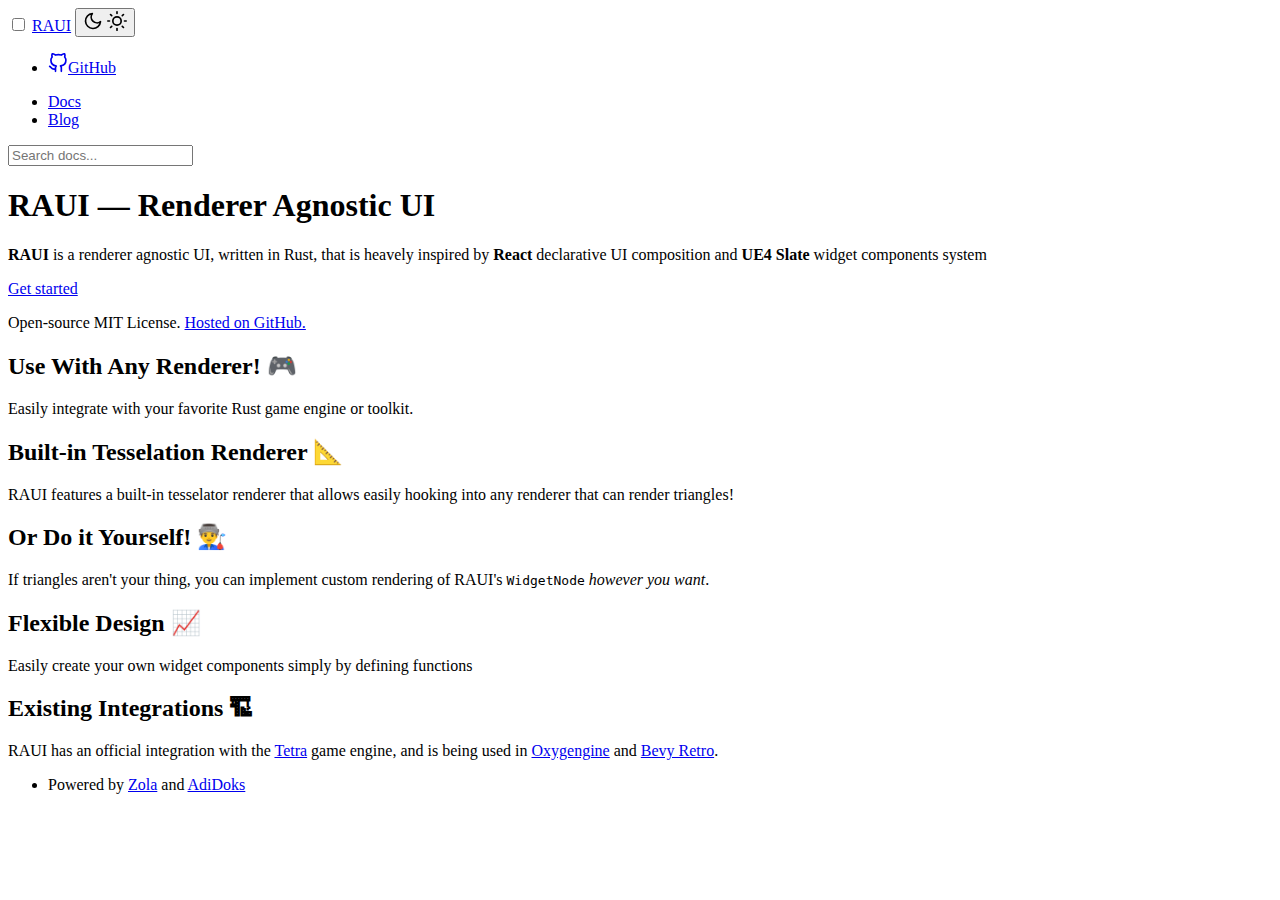
<file: index.html>
<!DOCTYPE html>
<html lang="en-US">
<head>
<meta charset="utf-8">
<meta http-equiv="x-ua-compatible" content="ie=edge">
<meta name="viewport" content="width=device-width, initial-scale=1, shrink-to-fit=no">

  <link rel="preload" as="font" href="https://RAUI-labs.github.io/raui/fonts/vendor/jost/jost-v4-latin-regular.woff2" type="font/woff2" crossorigin>
  <link rel="preload" as="font" href="https://RAUI-labs.github.io/raui/fonts/vendor/jost/jost-v4-latin-700.woff2"  type="font/woff2" crossorigin>


<link rel="stylesheet" href="https://RAUI-labs.github.io/raui/main.css">



  
  
    
  


  
    
  
  
  
    
  
  
  
  
  


  <meta name="robots" content="index, follow">
  <meta name="googlebot" content="index, follow, max-snippet:-1, max-image-preview:large, max-video-preview:-1">
  <meta name="bingbot" content="index, follow, max-snippet:-1, max-image-preview:large, max-video-preview:-1">


	


	

<title>RAUI | Renderer Agnostic User Interface</title>
<meta name="description" content="Renderer Agnostic User Interface written in Rust">
<link rel="canonical" href="https://RAUI-labs.github.io/raui/">




  
    <script type="application/ld+json">
    {
      "@context": "https://schema.org",
      "@type": "Organization",
      "url": "/",
      "name": "RAUI",
      "logo": "/logo-doks.png",
      "sameAs": [
        
        
        "https://github.com/RAUI-labs"
      ]
    }
    </script>
  
  
  







<script type="application/ld+json">
  {
    "@context": "http://schema.org",
    "@type": "BreadcrumbList",
    
    {
      "@type": "ListItem",
      "position":  1 ,
      "name": "Home",
      "item": "https://RAUI-labs.github.io/raui/"
    },
    
  }
</script>




  <meta name="theme-color" content="#fff">
  <link rel="apple-touch-icon" sizes="180x180" href="https://RAUI-labs.github.io/raui/apple-touch-icon.png">
  <link rel="icon" type="image/png" sizes="32x32" href="https://RAUI-labs.github.io/raui/favicon-32x32.png">
  <link rel="icon" type="image/png" sizes="16x16" href="https://RAUI-labs.github.io/raui/favicon-16x16.png">
  


  

</head>

<body class="home">
  
    
<div class="header-bar fixed-top"></div>
<header class="navbar fixed-top navbar-expand-md navbar-light">
	<div class="container">
		<input class="menu-btn order-0" type="checkbox" id="menu-btn">
		<label class="menu-icon d-md-none" for="menu-btn"><span class="navicon"></span></label>
		<a class="navbar-brand order-1 order-md-0 me-auto" href="https://RAUI-labs.github.io/raui">RAUI</a>
		<button id="mode" class="btn btn-link order-2 order-md-4" type="button" aria-label="Toggle mode">
			<span class="toggle-dark"><svg xmlns="http://www.w3.org/2000/svg" width="20" height="20" viewBox="0 0 24 24" fill="none" stroke="currentColor" stroke-width="2" stroke-linecap="round" stroke-linejoin="round" class="feather feather-moon"><path d="M21 12.79A9 9 0 1 1 11.21 3 7 7 0 0 0 21 12.79z"></path></svg></span>
			<span class="toggle-light"><svg xmlns="http://www.w3.org/2000/svg" width="20" height="20" viewBox="0 0 24 24" fill="none" stroke="currentColor" stroke-width="2" stroke-linecap="round" stroke-linejoin="round" class="feather feather-sun"><circle cx="12" cy="12" r="5"></circle><line x1="12" y1="1" x2="12" y2="3"></line><line x1="12" y1="21" x2="12" y2="23"></line><line x1="4.22" y1="4.22" x2="5.64" y2="5.64"></line><line x1="18.36" y1="18.36" x2="19.78" y2="19.78"></line><line x1="1" y1="12" x2="3" y2="12"></line><line x1="21" y1="12" x2="23" y2="12"></line><line x1="4.22" y1="19.78" x2="5.64" y2="18.36"></line><line x1="18.36" y1="5.64" x2="19.78" y2="4.22"></line></svg></span>
		</button>
		<ul class="navbar-nav fork-me order-3 order-md-5">
			
				
					<li class="nav-item">
						<a class="nav-link" href="https://github.com/RAUI-labs/raui"><svg xmlns="http://www.w3.org/2000/svg" width="20" height="20" viewBox="0 0 24 24" fill="none" stroke="currentColor" stroke-width="2" stroke-linecap="round" stroke-linejoin="round" class="feather feather-github"><path d="M9 19c-5 1.5-5-2.5-7-3m14 6v-3.87a3.37 3.37 0 0 0-.94-2.61c3.14-.35 6.44-1.54 6.44-7A5.44 5.44 0 0 0 20 4.77 5.07 5.07 0 0 0 19.91 1S18.73.65 16 2.48a13.38 13.38 0 0 0-7 0C6.27.65 5.09 1 5.09 1A5.07 5.07 0 0 0 5 4.77a5.44 5.44 0 0 0-1.5 3.78c0 5.42 3.3 6.61 6.44 7A3.37 3.37 0 0 0 9 18.13V22"></path></svg><span class="ms-2 visually-hidden">GitHub</span></a>
					</li>
				
			
		</ul>
		<div class="collapse navbar-collapse order-4 order-md-1">
			<ul class="navbar-nav main-nav me-auto order-5 order-md-2">
				
					
						<li class="nav-item">
							<a class="nav-link" href="https://RAUI-labs.github.io/raui/docs/about/introduction/">Docs</a>
						</li>
					
						<li class="nav-item">
							<a class="nav-link" href="https://RAUI-labs.github.io/raui/blog/">Blog</a>
						</li>
					
				
			</ul>
			<div class="break order-6 d-md-none"></div>
			
				<form class="navbar-form flex-grow-1 order-7 order-md-3">
					<input id="userinput" class="form-control is-search" type="search" placeholder="Search docs..."
						aria-label="Search docs..." autocomplete="off">
					<div id="suggestions" class="shadow bg-white rounded"></div>
				</form>
			
		</div>
	</div>
</header>

  

  
<div class="wrap container" role="document">
  <div class="content">
    <section class="section container-fluid mt-n3 pb-3">
      <div class="row justify-content-center">
        <div class="col-lg-12 text-center">
          <h1 class="mt-0">RAUI — Renderer Agnostic UI</h1>
        </div>
        <div class="col-lg-9 col-xl-8 text-center">
          <p class="lead"><b>RAUI</b> is a renderer agnostic UI, written in Rust, that is heavely inspired by <b>React</b> declarative UI composition and <b>UE4 Slate</b> widget components system</p>
          <a class="btn btn-primary btn-lg px-4 mb-2" href="https://RAUI-labs.github.io/raui/docs/about/introduction" role="button">Get started</a>
          <p class="meta">Open-source MIT License. <a href="https://github.com/RAUI-labs/raui">Hosted on GitHub.</a></p>
        </div>
      </div>
    </section>
  </div>
</div>

<section class="section section-sm">
  <div class="container">
    <div class="row justify-content-center text-center">
      
        
        <div class="col-lg-5">
          <h2 class="h4">Use With Any Renderer! 🎮</h2>
          <p>Easily integrate with your favorite Rust game engine or toolkit.</p>
        </div>
        
        <div class="col-lg-5">
          <h2 class="h4">Built-in Tesselation Renderer 📐</h2>
          <p>RAUI features a built-in tesselator renderer that allows easily hooking into any renderer that can render triangles!</p>
        </div>
        
        <div class="col-lg-5">
          <h2 class="h4">Or Do it Yourself! 👨‍🏭</h2>
          <p>If triangles aren't your thing, you can implement custom rendering of RAUI's <code>WidgetNode</code> <i>however you want</i>.</p>
        </div>
        
        <div class="col-lg-5">
          <h2 class="h4">Flexible Design 📈</h2>
          <p>Easily create your own widget components simply by defining functions</p>
        </div>
        
        <div class="col-lg-5">
          <h2 class="h4">Existing Integrations 🏗</h2>
          <p>RAUI has an official integration with the <a target="_blank" href="https://github.com/17cupsofcoffee/tetra">Tetra</a> game engine, and is being used in <a target="_blank" href="https://github.com/PsichiX/Oxygengine"> Oxygengine</a> and <a target="_blank" href="https://github.com/katharostech/bevy_retro">Bevy Retro</a>.</p>
        </div>
        
      
    </div>
  </div>
</section>

<section class="section section-sm container-fluid">
  <div class="row justify-content-center text-center">
    <div class="col-lg-9"></div>
  </div>
</section>


  
    
<footer class="footer text-muted">
	<div class="container">
		<div class="row">
			<div class="col-lg-8 order-last order-lg-first">
				<ul class="list-inline">
					
						<li class="list-inline-item">Powered by <a href="https://www.getzola.org/">Zola</a> and <a href="https://github.com/aaranxu/adidoks">AdiDoks</a></li>
					
				</ul>
			</div>
			<div class="col-lg-8 order-first order-lg-last text-lg-end">
				<ul class="list-inline">
					
				</ul>
			</div>
		</div>
	</div>
</footer>

  

  
<script src="https://RAUI-labs.github.io/raui/js/main.js" defer></script>

  <script src="https://RAUI-labs.github.io/raui/plugins/elasticlunr.min.js" defer></script>
  <script src="https://RAUI-labs.github.io/raui/search_index.en.js" defer></script>
  <script src="https://RAUI-labs.github.io/raui/js/search.js" defer></script>

  
</body>
</html>
</file>
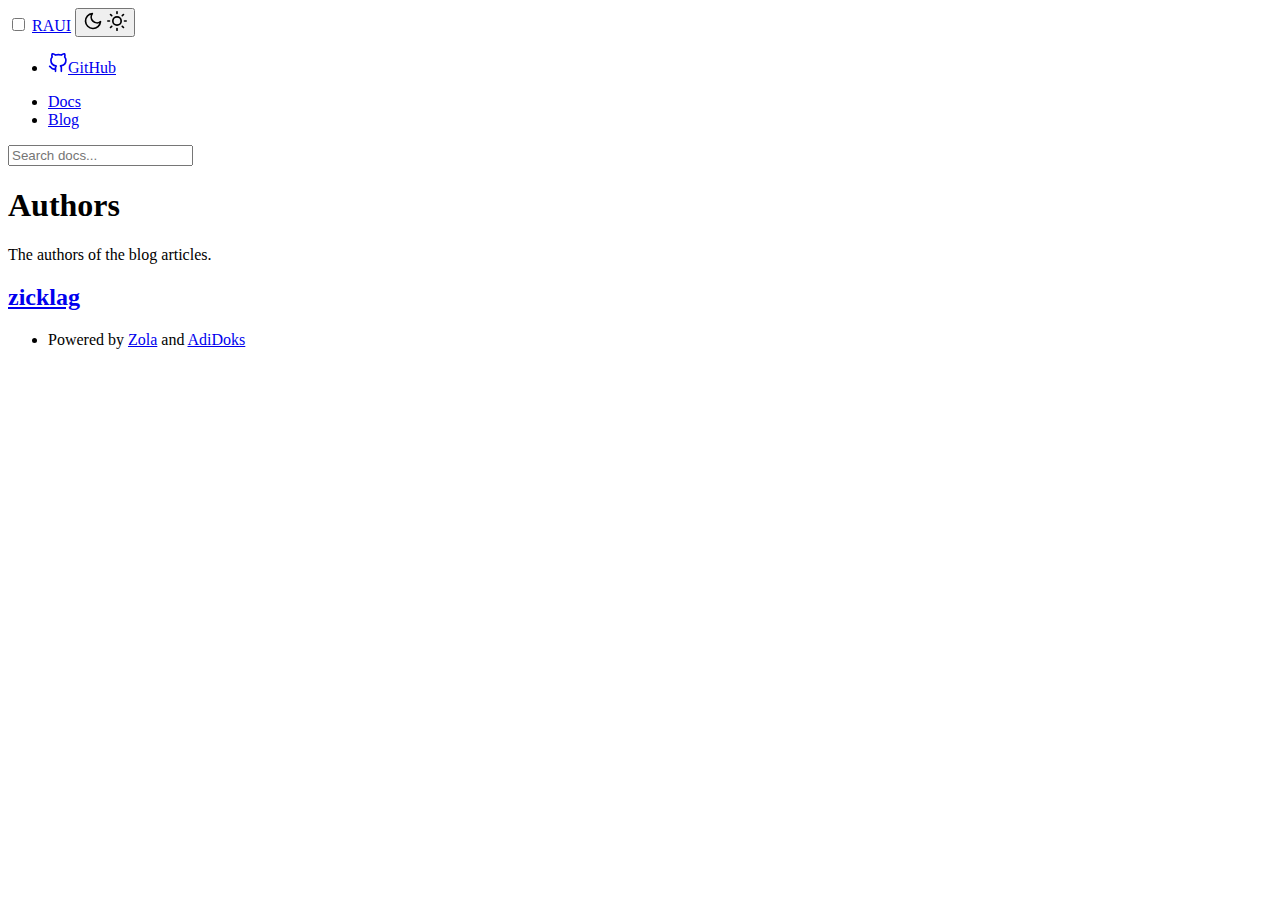
<file: authors/index.html>
<!DOCTYPE html>
<html lang="en-US">
<head>
<meta charset="utf-8">
<meta http-equiv="x-ua-compatible" content="ie=edge">
<meta name="viewport" content="width=device-width, initial-scale=1, shrink-to-fit=no">

  <link rel="preload" as="font" href="https://RAUI-labs.github.io/raui/fonts/vendor/jost/jost-v4-latin-regular.woff2" type="font/woff2" crossorigin>
  <link rel="preload" as="font" href="https://RAUI-labs.github.io/raui/fonts/vendor/jost/jost-v4-latin-700.woff2"  type="font/woff2" crossorigin>


<link rel="stylesheet" href="https://RAUI-labs.github.io/raui/main.css">



  
  
    
  

  
  
    
    
  
  
  
    
  
  
  


  <meta name="robots" content="index, follow">
  <meta name="googlebot" content="index, follow, max-snippet:-1, max-image-preview:large, max-video-preview:-1">
  <meta name="bingbot" content="index, follow, max-snippet:-1, max-image-preview:large, max-video-preview:-1">


	


	

<title>Authors | RAUI</title>
<meta name="description" content="Renderer Agnostic User Interface written in Rust">
<link rel="canonical" href="https://RAUI-labs.github.io/raui/authors/">










<script type="application/ld+json">
  {
    "@context": "http://schema.org",
    "@type": "BreadcrumbList",
    
      
      
        
        
        
        
        
        
        
        
          {
            "@type": "ListItem",
            "position":  1 ,
            "name": "Home",
            "item": "https://RAUI-labs.github.io/raui/"
          },
          
          
          {
            "@type": "ListItem",
            "position":  2 ,
            "name": "Authors",
            "item": "https://RAUI-labs.github.io/raui/authors/"
          },
        
      
    
  }
</script>




  <meta name="theme-color" content="#fff">
  <link rel="apple-touch-icon" sizes="180x180" href="https://RAUI-labs.github.io/raui/apple-touch-icon.png">
  <link rel="icon" type="image/png" sizes="32x32" href="https://RAUI-labs.github.io/raui/favicon-32x32.png">
  <link rel="icon" type="image/png" sizes="16x16" href="https://RAUI-labs.github.io/raui/favicon-16x16.png">
  


  

</head>

  
    
  

<body class="contributors list">
  
    
<div class="header-bar fixed-top"></div>
<header class="navbar fixed-top navbar-expand-md navbar-light">
	<div class="container">
		<input class="menu-btn order-0" type="checkbox" id="menu-btn">
		<label class="menu-icon d-md-none" for="menu-btn"><span class="navicon"></span></label>
		<a class="navbar-brand order-1 order-md-0 me-auto" href="https://RAUI-labs.github.io/raui">RAUI</a>
		<button id="mode" class="btn btn-link order-2 order-md-4" type="button" aria-label="Toggle mode">
			<span class="toggle-dark"><svg xmlns="http://www.w3.org/2000/svg" width="20" height="20" viewBox="0 0 24 24" fill="none" stroke="currentColor" stroke-width="2" stroke-linecap="round" stroke-linejoin="round" class="feather feather-moon"><path d="M21 12.79A9 9 0 1 1 11.21 3 7 7 0 0 0 21 12.79z"></path></svg></span>
			<span class="toggle-light"><svg xmlns="http://www.w3.org/2000/svg" width="20" height="20" viewBox="0 0 24 24" fill="none" stroke="currentColor" stroke-width="2" stroke-linecap="round" stroke-linejoin="round" class="feather feather-sun"><circle cx="12" cy="12" r="5"></circle><line x1="12" y1="1" x2="12" y2="3"></line><line x1="12" y1="21" x2="12" y2="23"></line><line x1="4.22" y1="4.22" x2="5.64" y2="5.64"></line><line x1="18.36" y1="18.36" x2="19.78" y2="19.78"></line><line x1="1" y1="12" x2="3" y2="12"></line><line x1="21" y1="12" x2="23" y2="12"></line><line x1="4.22" y1="19.78" x2="5.64" y2="18.36"></line><line x1="18.36" y1="5.64" x2="19.78" y2="4.22"></line></svg></span>
		</button>
		<ul class="navbar-nav fork-me order-3 order-md-5">
			
				
					<li class="nav-item">
						<a class="nav-link" href="https://github.com/RAUI-labs/raui"><svg xmlns="http://www.w3.org/2000/svg" width="20" height="20" viewBox="0 0 24 24" fill="none" stroke="currentColor" stroke-width="2" stroke-linecap="round" stroke-linejoin="round" class="feather feather-github"><path d="M9 19c-5 1.5-5-2.5-7-3m14 6v-3.87a3.37 3.37 0 0 0-.94-2.61c3.14-.35 6.44-1.54 6.44-7A5.44 5.44 0 0 0 20 4.77 5.07 5.07 0 0 0 19.91 1S18.73.65 16 2.48a13.38 13.38 0 0 0-7 0C6.27.65 5.09 1 5.09 1A5.07 5.07 0 0 0 5 4.77a5.44 5.44 0 0 0-1.5 3.78c0 5.42 3.3 6.61 6.44 7A3.37 3.37 0 0 0 9 18.13V22"></path></svg><span class="ms-2 visually-hidden">GitHub</span></a>
					</li>
				
			
		</ul>
		<div class="collapse navbar-collapse order-4 order-md-1">
			<ul class="navbar-nav main-nav me-auto order-5 order-md-2">
				
					
						<li class="nav-item">
							<a class="nav-link" href="https://RAUI-labs.github.io/raui/docs/about/introduction/">Docs</a>
						</li>
					
						<li class="nav-item">
							<a class="nav-link" href="https://RAUI-labs.github.io/raui/blog/">Blog</a>
						</li>
					
				
			</ul>
			<div class="break order-6 d-md-none"></div>
			
				<form class="navbar-form flex-grow-1 order-7 order-md-3">
					<input id="userinput" class="form-control is-search" type="search" placeholder="Search docs..."
						aria-label="Search docs..." autocomplete="off">
					<div id="suggestions" class="shadow bg-white rounded"></div>
				</form>
			
		</div>
	</div>
</header>

  

  
<div class="wrap container" role="document">
  <div class="content">
    <div class="row justify-content-center">
      <div class="col-md-12 col-lg-10 col-xl-8">
        <article>
          <h1 class="text-center">Authors</h1>
          <div class="text-center"><p>The authors of the blog articles.</p>
</div>
          <div class="card-list">
				    
            <div class="card">
              <div class="card-body">
                <h2 class="h3"><a class="stretched-link text-body" href="https://RAUI-labs.github.io/raui/authors/zicklag/">zicklag</a></h2>
              </div>
            </div>
            
			    </div>
        </article>
      </div>
    </div>
  </div>
</div>


  
    
<footer class="footer text-muted">
	<div class="container">
		<div class="row">
			<div class="col-lg-8 order-last order-lg-first">
				<ul class="list-inline">
					
						<li class="list-inline-item">Powered by <a href="https://www.getzola.org/">Zola</a> and <a href="https://github.com/aaranxu/adidoks">AdiDoks</a></li>
					
				</ul>
			</div>
			<div class="col-lg-8 order-first order-lg-last text-lg-end">
				<ul class="list-inline">
					
				</ul>
			</div>
		</div>
	</div>
</footer>

  

  
<script src="https://RAUI-labs.github.io/raui/js/main.js" defer></script>

  <script src="https://RAUI-labs.github.io/raui/plugins/elasticlunr.min.js" defer></script>
  <script src="https://RAUI-labs.github.io/raui/search_index.en.js" defer></script>
  <script src="https://RAUI-labs.github.io/raui/js/search.js" defer></script>

  
</body>
</html>
</file>
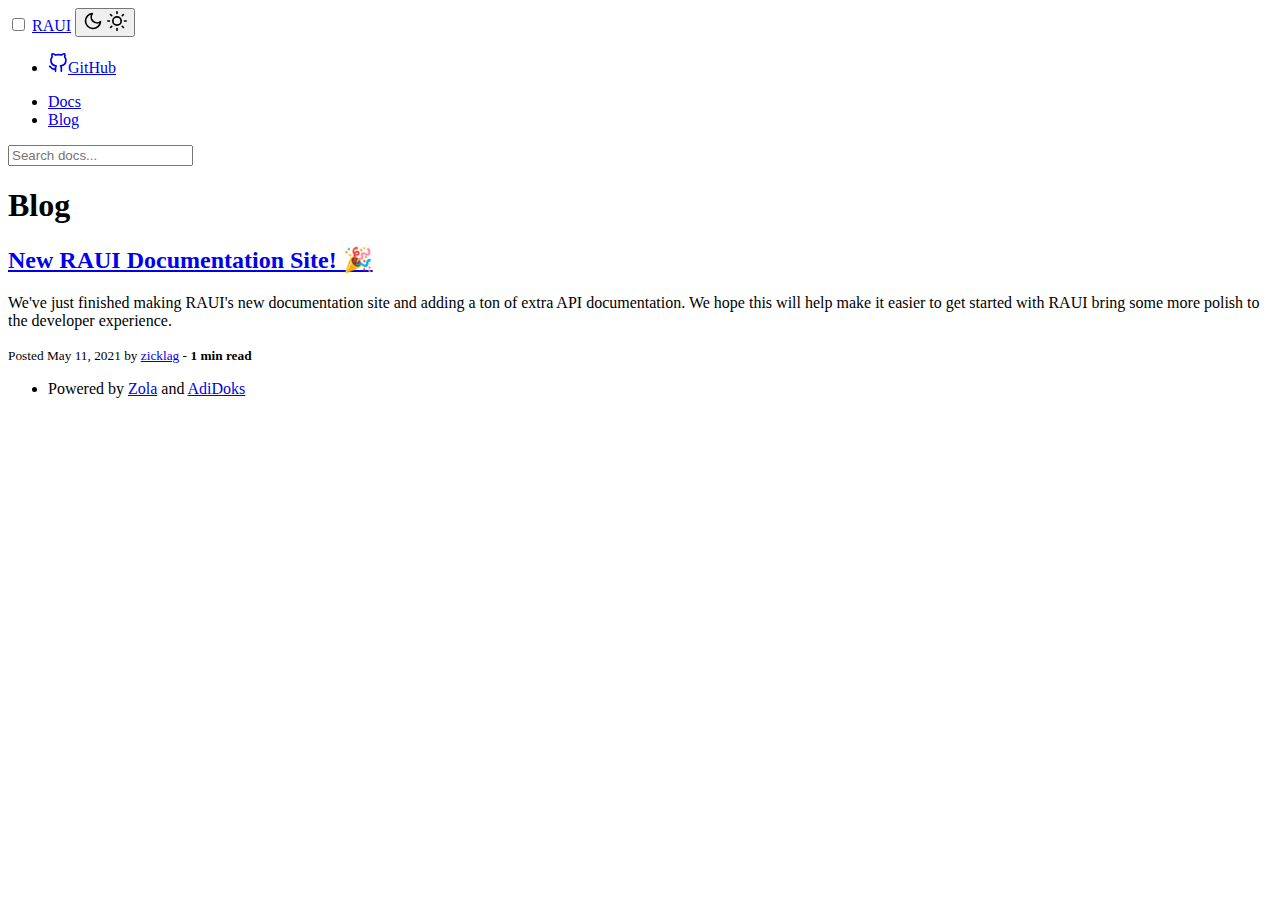
<file: blog/index.html>
<!DOCTYPE html>
<html lang="en-US">
<head>
<meta charset="utf-8">
<meta http-equiv="x-ua-compatible" content="ie=edge">
<meta name="viewport" content="width=device-width, initial-scale=1, shrink-to-fit=no">

  <link rel="preload" as="font" href="https://RAUI-labs.github.io/raui/fonts/vendor/jost/jost-v4-latin-regular.woff2" type="font/woff2" crossorigin>
  <link rel="preload" as="font" href="https://RAUI-labs.github.io/raui/fonts/vendor/jost/jost-v4-latin-700.woff2"  type="font/woff2" crossorigin>


<link rel="stylesheet" href="https://RAUI-labs.github.io/raui/main.css">



  
  
    
  

  
  
  
    
    
  
  
  
    
  
  
  


  <meta name="robots" content="index, follow">
  <meta name="googlebot" content="index, follow, max-snippet:-1, max-image-preview:large, max-video-preview:-1">
  <meta name="bingbot" content="index, follow, max-snippet:-1, max-image-preview:large, max-video-preview:-1">


	


	

<title>Blog | RAUI</title>
<meta name="description" content="Blog">
<link rel="canonical" href="https://RAUI-labs.github.io/raui/blog/">










<script type="application/ld+json">
  {
    "@context": "http://schema.org",
    "@type": "BreadcrumbList",
    
      
      
        
        
        
        
        
        
        
        
          {
            "@type": "ListItem",
            "position":  1 ,
            "name": "Home",
            "item": "https://RAUI-labs.github.io/raui/"
          },
          
          
          {
            "@type": "ListItem",
            "position":  2 ,
            "name": "Blog",
            "item": "https://RAUI-labs.github.io/raui/blog/"
          },
        
      
    
  }
</script>




  <meta name="theme-color" content="#fff">
  <link rel="apple-touch-icon" sizes="180x180" href="https://RAUI-labs.github.io/raui/apple-touch-icon.png">
  <link rel="icon" type="image/png" sizes="32x32" href="https://RAUI-labs.github.io/raui/favicon-32x32.png">
  <link rel="icon" type="image/png" sizes="16x16" href="https://RAUI-labs.github.io/raui/favicon-16x16.png">
  


  

</head>

  

<body class="blog list">
  
  
  
  
<div class="header-bar fixed-top"></div>
<header class="navbar fixed-top navbar-expand-md navbar-light">
	<div class="container">
		<input class="menu-btn order-0" type="checkbox" id="menu-btn">
		<label class="menu-icon d-md-none" for="menu-btn"><span class="navicon"></span></label>
		<a class="navbar-brand order-1 order-md-0 me-auto" href="https://RAUI-labs.github.io/raui">RAUI</a>
		<button id="mode" class="btn btn-link order-2 order-md-4" type="button" aria-label="Toggle mode">
			<span class="toggle-dark"><svg xmlns="http://www.w3.org/2000/svg" width="20" height="20" viewBox="0 0 24 24" fill="none" stroke="currentColor" stroke-width="2" stroke-linecap="round" stroke-linejoin="round" class="feather feather-moon"><path d="M21 12.79A9 9 0 1 1 11.21 3 7 7 0 0 0 21 12.79z"></path></svg></span>
			<span class="toggle-light"><svg xmlns="http://www.w3.org/2000/svg" width="20" height="20" viewBox="0 0 24 24" fill="none" stroke="currentColor" stroke-width="2" stroke-linecap="round" stroke-linejoin="round" class="feather feather-sun"><circle cx="12" cy="12" r="5"></circle><line x1="12" y1="1" x2="12" y2="3"></line><line x1="12" y1="21" x2="12" y2="23"></line><line x1="4.22" y1="4.22" x2="5.64" y2="5.64"></line><line x1="18.36" y1="18.36" x2="19.78" y2="19.78"></line><line x1="1" y1="12" x2="3" y2="12"></line><line x1="21" y1="12" x2="23" y2="12"></line><line x1="4.22" y1="19.78" x2="5.64" y2="18.36"></line><line x1="18.36" y1="5.64" x2="19.78" y2="4.22"></line></svg></span>
		</button>
		<ul class="navbar-nav fork-me order-3 order-md-5">
			
				
					<li class="nav-item">
						<a class="nav-link" href="https://github.com/RAUI-labs/raui"><svg xmlns="http://www.w3.org/2000/svg" width="20" height="20" viewBox="0 0 24 24" fill="none" stroke="currentColor" stroke-width="2" stroke-linecap="round" stroke-linejoin="round" class="feather feather-github"><path d="M9 19c-5 1.5-5-2.5-7-3m14 6v-3.87a3.37 3.37 0 0 0-.94-2.61c3.14-.35 6.44-1.54 6.44-7A5.44 5.44 0 0 0 20 4.77 5.07 5.07 0 0 0 19.91 1S18.73.65 16 2.48a13.38 13.38 0 0 0-7 0C6.27.65 5.09 1 5.09 1A5.07 5.07 0 0 0 5 4.77a5.44 5.44 0 0 0-1.5 3.78c0 5.42 3.3 6.61 6.44 7A3.37 3.37 0 0 0 9 18.13V22"></path></svg><span class="ms-2 visually-hidden">GitHub</span></a>
					</li>
				
			
		</ul>
		<div class="collapse navbar-collapse order-4 order-md-1">
			<ul class="navbar-nav main-nav me-auto order-5 order-md-2">
				
					
						<li class="nav-item">
							<a class="nav-link" href="https://RAUI-labs.github.io/raui/docs/about/introduction/">Docs</a>
						</li>
					
						<li class="nav-item blog active">
							<a class="nav-link" href="https://RAUI-labs.github.io/raui/blog/">Blog</a>
						</li>
					
				
			</ul>
			<div class="break order-6 d-md-none"></div>
			
				<form class="navbar-form flex-grow-1 order-7 order-md-3">
					<input id="userinput" class="form-control is-search" type="search" placeholder="Search docs..."
						aria-label="Search docs..." autocomplete="off">
					<div id="suggestions" class="shadow bg-white rounded"></div>
				</form>
			
		</div>
	</div>
</header>



  
<div class="wrap container" role="document">
  <div class="content">
    <div class="row justify-content-center">
      <div class="col-md-12 col-lg-10 col-xl-8">
        <article>
          <h1 class="text-center">Blog</h1>
          <div class="card-list">
            
            <div class="card">
              <div class="card-body">
                <h2 class="h3"><a class="stretched-link text-body" href="https:&#x2F;&#x2F;RAUI-labs.github.io&#x2F;raui&#x2F;blog&#x2F;new-documentation-site&#x2F;">New RAUI Documentation Site! 🎉</a></h2>
                
                  <p class="lead">We've just finished making RAUI's new documentation site and adding a ton of extra API documentation. We hope this will help make it easier to get started with RAUI bring some more polish to the developer experience.</p>
                
<p><small>Posted May 11, 2021 by <a class="stretched-link position-relative" href="https://RAUI-labs.github.io/raui/authors/zicklag/">zicklag</a>&nbsp;&hyphen;&nbsp;<strong>1&nbsp;min read</strong></small><p>

              </div>
            </div>
            
            
          </div>
        </article>
      </div>
    </div>
  </div>
</div>


  
    
<footer class="footer text-muted">
	<div class="container">
		<div class="row">
			<div class="col-lg-8 order-last order-lg-first">
				<ul class="list-inline">
					
						<li class="list-inline-item">Powered by <a href="https://www.getzola.org/">Zola</a> and <a href="https://github.com/aaranxu/adidoks">AdiDoks</a></li>
					
				</ul>
			</div>
			<div class="col-lg-8 order-first order-lg-last text-lg-end">
				<ul class="list-inline">
					
				</ul>
			</div>
		</div>
	</div>
</footer>

  

  
<script src="https://RAUI-labs.github.io/raui/js/main.js" defer></script>

  <script src="https://RAUI-labs.github.io/raui/plugins/elasticlunr.min.js" defer></script>
  <script src="https://RAUI-labs.github.io/raui/search_index.en.js" defer></script>
  <script src="https://RAUI-labs.github.io/raui/js/search.js" defer></script>

  
</body>
</html>
</file>
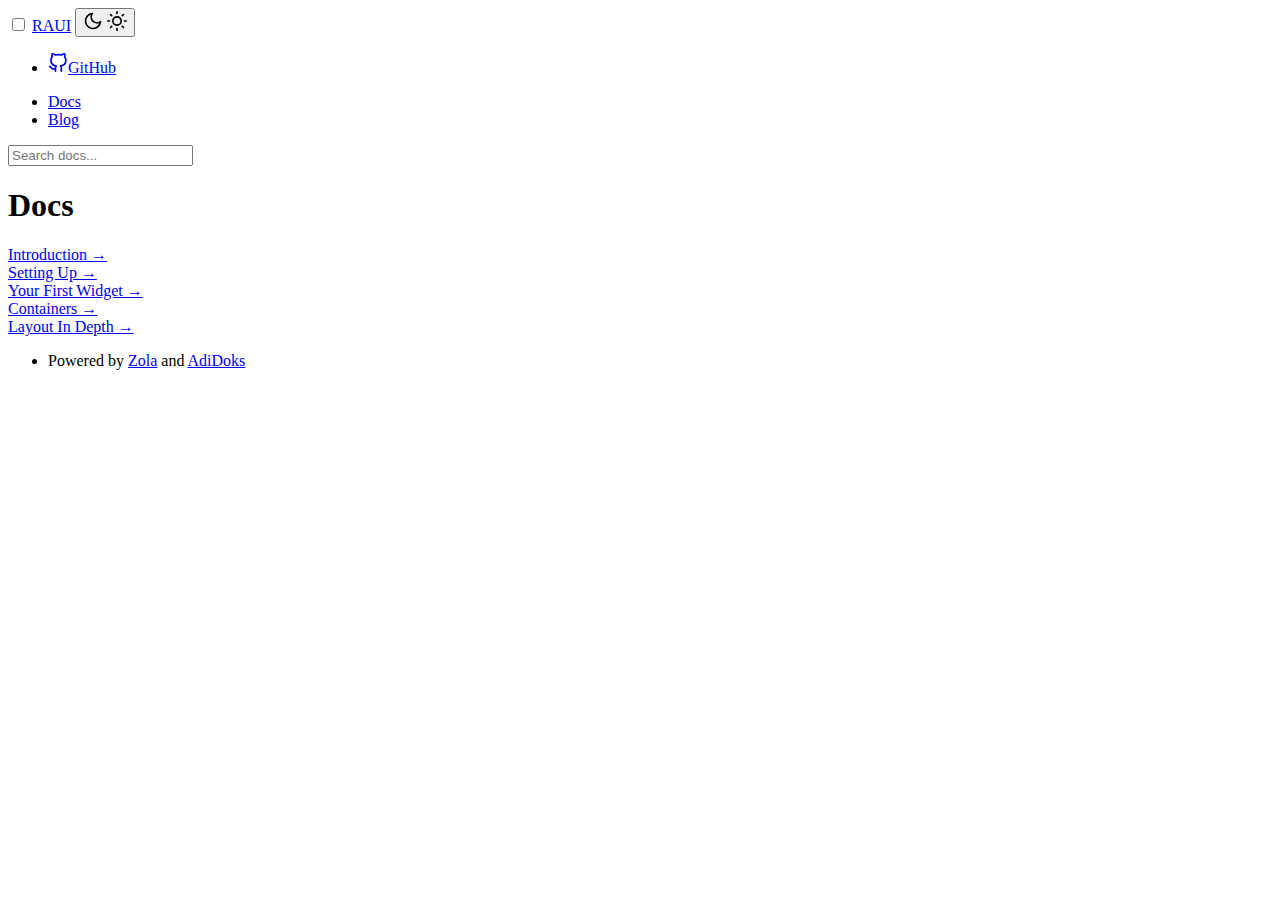
<file: docs/index.html>
<!DOCTYPE html>
<html lang="en-US">
<head>
<meta charset="utf-8">
<meta http-equiv="x-ua-compatible" content="ie=edge">
<meta name="viewport" content="width=device-width, initial-scale=1, shrink-to-fit=no">

  <link rel="preload" as="font" href="https://RAUI-labs.github.io/raui/fonts/vendor/jost/jost-v4-latin-regular.woff2" type="font/woff2" crossorigin>
  <link rel="preload" as="font" href="https://RAUI-labs.github.io/raui/fonts/vendor/jost/jost-v4-latin-700.woff2"  type="font/woff2" crossorigin>


<link rel="stylesheet" href="https://RAUI-labs.github.io/raui/main.css">



  
  
    
  

  
  
  
    
    
  
  
  
    
  
  
  


  <meta name="robots" content="index, follow">
  <meta name="googlebot" content="index, follow, max-snippet:-1, max-image-preview:large, max-video-preview:-1">
  <meta name="bingbot" content="index, follow, max-snippet:-1, max-image-preview:large, max-video-preview:-1">


	


	

<title>Docs | RAUI</title>
<meta name="description" content="The documents of the AdiDoks theme.">
<link rel="canonical" href="https://RAUI-labs.github.io/raui/docs/">










<script type="application/ld+json">
  {
    "@context": "http://schema.org",
    "@type": "BreadcrumbList",
    
      
      
        
        
        
        
        
        
        
        
          {
            "@type": "ListItem",
            "position":  1 ,
            "name": "Home",
            "item": "https://RAUI-labs.github.io/raui/"
          },
          
          
          {
            "@type": "ListItem",
            "position":  2 ,
            "name": "Docs",
            "item": "https://RAUI-labs.github.io/raui/docs/"
          },
        
      
    
  }
</script>




  <meta name="theme-color" content="#fff">
  <link rel="apple-touch-icon" sizes="180x180" href="https://RAUI-labs.github.io/raui/apple-touch-icon.png">
  <link rel="icon" type="image/png" sizes="32x32" href="https://RAUI-labs.github.io/raui/favicon-32x32.png">
  <link rel="icon" type="image/png" sizes="16x16" href="https://RAUI-labs.github.io/raui/favicon-16x16.png">
  


  

</head>

  

<body class="docs list">
  
  
  
  
<div class="header-bar fixed-top"></div>
<header class="navbar fixed-top navbar-expand-md navbar-light">
	<div class="container">
		<input class="menu-btn order-0" type="checkbox" id="menu-btn">
		<label class="menu-icon d-md-none" for="menu-btn"><span class="navicon"></span></label>
		<a class="navbar-brand order-1 order-md-0 me-auto" href="https://RAUI-labs.github.io/raui">RAUI</a>
		<button id="mode" class="btn btn-link order-2 order-md-4" type="button" aria-label="Toggle mode">
			<span class="toggle-dark"><svg xmlns="http://www.w3.org/2000/svg" width="20" height="20" viewBox="0 0 24 24" fill="none" stroke="currentColor" stroke-width="2" stroke-linecap="round" stroke-linejoin="round" class="feather feather-moon"><path d="M21 12.79A9 9 0 1 1 11.21 3 7 7 0 0 0 21 12.79z"></path></svg></span>
			<span class="toggle-light"><svg xmlns="http://www.w3.org/2000/svg" width="20" height="20" viewBox="0 0 24 24" fill="none" stroke="currentColor" stroke-width="2" stroke-linecap="round" stroke-linejoin="round" class="feather feather-sun"><circle cx="12" cy="12" r="5"></circle><line x1="12" y1="1" x2="12" y2="3"></line><line x1="12" y1="21" x2="12" y2="23"></line><line x1="4.22" y1="4.22" x2="5.64" y2="5.64"></line><line x1="18.36" y1="18.36" x2="19.78" y2="19.78"></line><line x1="1" y1="12" x2="3" y2="12"></line><line x1="21" y1="12" x2="23" y2="12"></line><line x1="4.22" y1="19.78" x2="5.64" y2="18.36"></line><line x1="18.36" y1="5.64" x2="19.78" y2="4.22"></line></svg></span>
		</button>
		<ul class="navbar-nav fork-me order-3 order-md-5">
			
				
					<li class="nav-item">
						<a class="nav-link" href="https://github.com/RAUI-labs/raui"><svg xmlns="http://www.w3.org/2000/svg" width="20" height="20" viewBox="0 0 24 24" fill="none" stroke="currentColor" stroke-width="2" stroke-linecap="round" stroke-linejoin="round" class="feather feather-github"><path d="M9 19c-5 1.5-5-2.5-7-3m14 6v-3.87a3.37 3.37 0 0 0-.94-2.61c3.14-.35 6.44-1.54 6.44-7A5.44 5.44 0 0 0 20 4.77 5.07 5.07 0 0 0 19.91 1S18.73.65 16 2.48a13.38 13.38 0 0 0-7 0C6.27.65 5.09 1 5.09 1A5.07 5.07 0 0 0 5 4.77a5.44 5.44 0 0 0-1.5 3.78c0 5.42 3.3 6.61 6.44 7A3.37 3.37 0 0 0 9 18.13V22"></path></svg><span class="ms-2 visually-hidden">GitHub</span></a>
					</li>
				
			
		</ul>
		<div class="collapse navbar-collapse order-4 order-md-1">
			<ul class="navbar-nav main-nav me-auto order-5 order-md-2">
				
					
						<li class="nav-item docs active">
							<a class="nav-link" href="https://RAUI-labs.github.io/raui/docs/about/introduction/">Docs</a>
						</li>
					
						<li class="nav-item">
							<a class="nav-link" href="https://RAUI-labs.github.io/raui/blog/">Blog</a>
						</li>
					
				
			</ul>
			<div class="break order-6 d-md-none"></div>
			
				<form class="navbar-form flex-grow-1 order-7 order-md-3">
					<input id="userinput" class="form-control is-search" type="search" placeholder="Search docs..."
						aria-label="Search docs..." autocomplete="off">
					<div id="suggestions" class="shadow bg-white rounded"></div>
				</form>
			
		</div>
	</div>
</header>



  
<div class="wrap container" role="document">
  <div class="content">
    <div class="row justify-content-center">
      <div class="col-md-12 col-lg-10 col-xl-8">
        <article>
          <h1 class="text-center">Docs</h1>
          <div class="text-center"></div>
          <div class="card-list">
            
            
            
            
              
              
                
                <div class="card my-3">
                  <div class="card-body">
                    <a class="stretched-link" href="https:&#x2F;&#x2F;RAUI-labs.github.io&#x2F;raui&#x2F;docs&#x2F;about&#x2F;introduction&#x2F;">Introduction &rarr;</a>
                  </div>
                </div>
                                                    
              
            
              
              
                
                <div class="card my-3">
                  <div class="card-body">
                    <a class="stretched-link" href="https:&#x2F;&#x2F;RAUI-labs.github.io&#x2F;raui&#x2F;docs&#x2F;getting-started&#x2F;setting-up&#x2F;">Setting Up &rarr;</a>
                  </div>
                </div>
                
                <div class="card my-3">
                  <div class="card-body">
                    <a class="stretched-link" href="https:&#x2F;&#x2F;RAUI-labs.github.io&#x2F;raui&#x2F;docs&#x2F;getting-started&#x2F;your-first-widget&#x2F;">Your First Widget &rarr;</a>
                  </div>
                </div>
                
                <div class="card my-3">
                  <div class="card-body">
                    <a class="stretched-link" href="https:&#x2F;&#x2F;RAUI-labs.github.io&#x2F;raui&#x2F;docs&#x2F;getting-started&#x2F;containers&#x2F;">Containers &rarr;</a>
                  </div>
                </div>
                                                    
              
            
              
              
                
                <div class="card my-3">
                  <div class="card-body">
                    <a class="stretched-link" href="https:&#x2F;&#x2F;RAUI-labs.github.io&#x2F;raui&#x2F;docs&#x2F;layout&#x2F;layout-in-depth&#x2F;">Layout In Depth &rarr;</a>
                  </div>
                </div>
                                                    
              
            
          </div>
        </article>
      </div>
    </div>
  </div>
</div>


  
    
<footer class="footer text-muted">
	<div class="container">
		<div class="row">
			<div class="col-lg-8 order-last order-lg-first">
				<ul class="list-inline">
					
						<li class="list-inline-item">Powered by <a href="https://www.getzola.org/">Zola</a> and <a href="https://github.com/aaranxu/adidoks">AdiDoks</a></li>
					
				</ul>
			</div>
			<div class="col-lg-8 order-first order-lg-last text-lg-end">
				<ul class="list-inline">
					
				</ul>
			</div>
		</div>
	</div>
</footer>

  

  
<script src="https://RAUI-labs.github.io/raui/js/main.js" defer></script>

  <script src="https://RAUI-labs.github.io/raui/plugins/elasticlunr.min.js" defer></script>
  <script src="https://RAUI-labs.github.io/raui/search_index.en.js" defer></script>
  <script src="https://RAUI-labs.github.io/raui/js/search.js" defer></script>

  
</body>
</html>
</file>
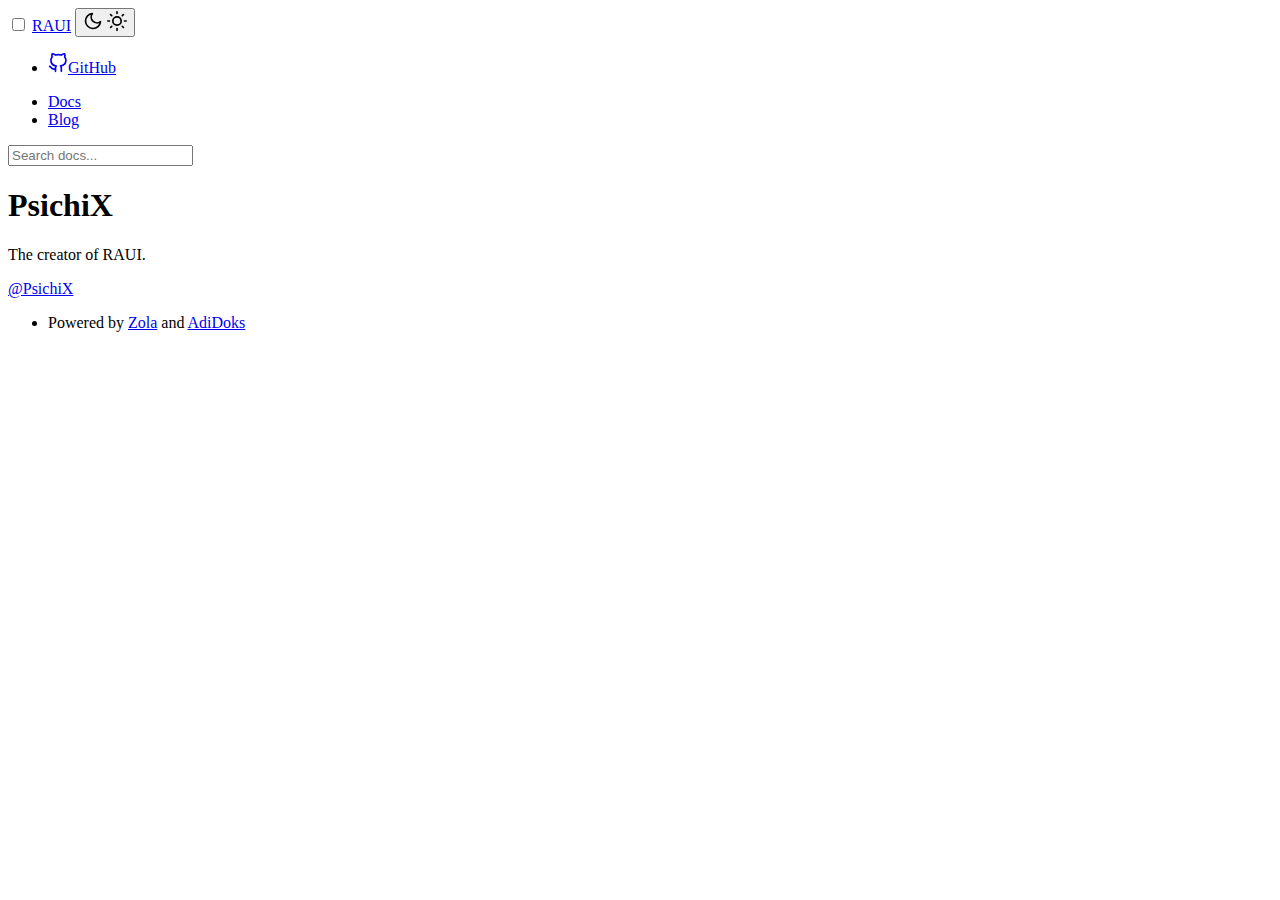
<file: authors/psichix/index.html>
<!DOCTYPE html>
<html lang="en-US">
<head>
<meta charset="utf-8">
<meta http-equiv="x-ua-compatible" content="ie=edge">
<meta name="viewport" content="width=device-width, initial-scale=1, shrink-to-fit=no">

  <link rel="preload" as="font" href="https://RAUI-labs.github.io/raui/fonts/vendor/jost/jost-v4-latin-regular.woff2" type="font/woff2" crossorigin>
  <link rel="preload" as="font" href="https://RAUI-labs.github.io/raui/fonts/vendor/jost/jost-v4-latin-700.woff2"  type="font/woff2" crossorigin>


<link rel="stylesheet" href="https://RAUI-labs.github.io/raui/main.css">



  
  
    
  

  
  
    
    
  
  
  
    
  
  
  
  
    
  
  
  


  <meta name="robots" content="index, follow">
  <meta name="googlebot" content="index, follow, max-snippet:-1, max-image-preview:large, max-video-preview:-1">
  <meta name="bingbot" content="index, follow, max-snippet:-1, max-image-preview:large, max-video-preview:-1">


	


	

<title>PsichiX | RAUI</title>
<meta name="description" content="Creator of RAUI">
<link rel="canonical" href="https://RAUI-labs.github.io/raui/authors/psichix/">






  





<script type="application/ld+json">
  {
    "@context": "http://schema.org",
    "@type": "BreadcrumbList",
    
      
      
        
        
        
        
        
        
        
        
          {
            "@type": "ListItem",
            "position":  1 ,
            "name": "Home",
            "item": "https://RAUI-labs.github.io/raui/"
          },
          
          
          {
            "@type": "ListItem",
            "position":  2 ,
            "name": "Authors",
            "item": "https://RAUI-labs.github.io/raui/authors/"
          },
        
      
        
        
        
        
        
        
        
        
          
          
          {
            "@type": "ListItem",
            "position":  3 ,
            "name": "Psichix",
            "item": "https://RAUI-labs.github.io/raui/authors/psichix/"
          },
        
      
    
  }
</script>




  <meta name="theme-color" content="#fff">
  <link rel="apple-touch-icon" sizes="180x180" href="https://RAUI-labs.github.io/raui/apple-touch-icon.png">
  <link rel="icon" type="image/png" sizes="32x32" href="https://RAUI-labs.github.io/raui/favicon-32x32.png">
  <link rel="icon" type="image/png" sizes="16x16" href="https://RAUI-labs.github.io/raui/favicon-16x16.png">
  


  

</head>

  
    
  

<body class="page single">
  
    
<div class="header-bar fixed-top"></div>
<header class="navbar fixed-top navbar-expand-md navbar-light">
	<div class="container">
		<input class="menu-btn order-0" type="checkbox" id="menu-btn">
		<label class="menu-icon d-md-none" for="menu-btn"><span class="navicon"></span></label>
		<a class="navbar-brand order-1 order-md-0 me-auto" href="https://RAUI-labs.github.io/raui">RAUI</a>
		<button id="mode" class="btn btn-link order-2 order-md-4" type="button" aria-label="Toggle mode">
			<span class="toggle-dark"><svg xmlns="http://www.w3.org/2000/svg" width="20" height="20" viewBox="0 0 24 24" fill="none" stroke="currentColor" stroke-width="2" stroke-linecap="round" stroke-linejoin="round" class="feather feather-moon"><path d="M21 12.79A9 9 0 1 1 11.21 3 7 7 0 0 0 21 12.79z"></path></svg></span>
			<span class="toggle-light"><svg xmlns="http://www.w3.org/2000/svg" width="20" height="20" viewBox="0 0 24 24" fill="none" stroke="currentColor" stroke-width="2" stroke-linecap="round" stroke-linejoin="round" class="feather feather-sun"><circle cx="12" cy="12" r="5"></circle><line x1="12" y1="1" x2="12" y2="3"></line><line x1="12" y1="21" x2="12" y2="23"></line><line x1="4.22" y1="4.22" x2="5.64" y2="5.64"></line><line x1="18.36" y1="18.36" x2="19.78" y2="19.78"></line><line x1="1" y1="12" x2="3" y2="12"></line><line x1="21" y1="12" x2="23" y2="12"></line><line x1="4.22" y1="19.78" x2="5.64" y2="18.36"></line><line x1="18.36" y1="5.64" x2="19.78" y2="4.22"></line></svg></span>
		</button>
		<ul class="navbar-nav fork-me order-3 order-md-5">
			
				
					<li class="nav-item">
						<a class="nav-link" href="https://github.com/RAUI-labs/raui"><svg xmlns="http://www.w3.org/2000/svg" width="20" height="20" viewBox="0 0 24 24" fill="none" stroke="currentColor" stroke-width="2" stroke-linecap="round" stroke-linejoin="round" class="feather feather-github"><path d="M9 19c-5 1.5-5-2.5-7-3m14 6v-3.87a3.37 3.37 0 0 0-.94-2.61c3.14-.35 6.44-1.54 6.44-7A5.44 5.44 0 0 0 20 4.77 5.07 5.07 0 0 0 19.91 1S18.73.65 16 2.48a13.38 13.38 0 0 0-7 0C6.27.65 5.09 1 5.09 1A5.07 5.07 0 0 0 5 4.77a5.44 5.44 0 0 0-1.5 3.78c0 5.42 3.3 6.61 6.44 7A3.37 3.37 0 0 0 9 18.13V22"></path></svg><span class="ms-2 visually-hidden">GitHub</span></a>
					</li>
				
			
		</ul>
		<div class="collapse navbar-collapse order-4 order-md-1">
			<ul class="navbar-nav main-nav me-auto order-5 order-md-2">
				
					
						<li class="nav-item">
							<a class="nav-link" href="https://RAUI-labs.github.io/raui/docs/about/introduction/">Docs</a>
						</li>
					
						<li class="nav-item">
							<a class="nav-link" href="https://RAUI-labs.github.io/raui/blog/">Blog</a>
						</li>
					
				
			</ul>
			<div class="break order-6 d-md-none"></div>
			
				<form class="navbar-form flex-grow-1 order-7 order-md-3">
					<input id="userinput" class="form-control is-search" type="search" placeholder="Search docs..."
						aria-label="Search docs..." autocomplete="off">
					<div id="suggestions" class="shadow bg-white rounded"></div>
				</form>
			
		</div>
	</div>
</header>

  

  
<div class="wrap container" role="document">
  <div class="content">
    <div class="row justify-content-center">
      <div class="col-md-12 col-lg-10 col-xl-8">
        <article>
          <div class="page-header">
            <h1>PsichiX</h1>
          </div>
          
          <p>The creator of RAUI.</p>
<p><a href="https://github.com/PsichiX">@PsichiX</a></p>

        </article>
      </div>
    </div>
  </div>
</div>


  
    
<footer class="footer text-muted">
	<div class="container">
		<div class="row">
			<div class="col-lg-8 order-last order-lg-first">
				<ul class="list-inline">
					
						<li class="list-inline-item">Powered by <a href="https://www.getzola.org/">Zola</a> and <a href="https://github.com/aaranxu/adidoks">AdiDoks</a></li>
					
				</ul>
			</div>
			<div class="col-lg-8 order-first order-lg-last text-lg-end">
				<ul class="list-inline">
					
				</ul>
			</div>
		</div>
	</div>
</footer>

  

  
<script src="https://RAUI-labs.github.io/raui/js/main.js" defer></script>

  <script src="https://RAUI-labs.github.io/raui/plugins/elasticlunr.min.js" defer></script>
  <script src="https://RAUI-labs.github.io/raui/search_index.en.js" defer></script>
  <script src="https://RAUI-labs.github.io/raui/js/search.js" defer></script>

  
</body>
</html>
</file>
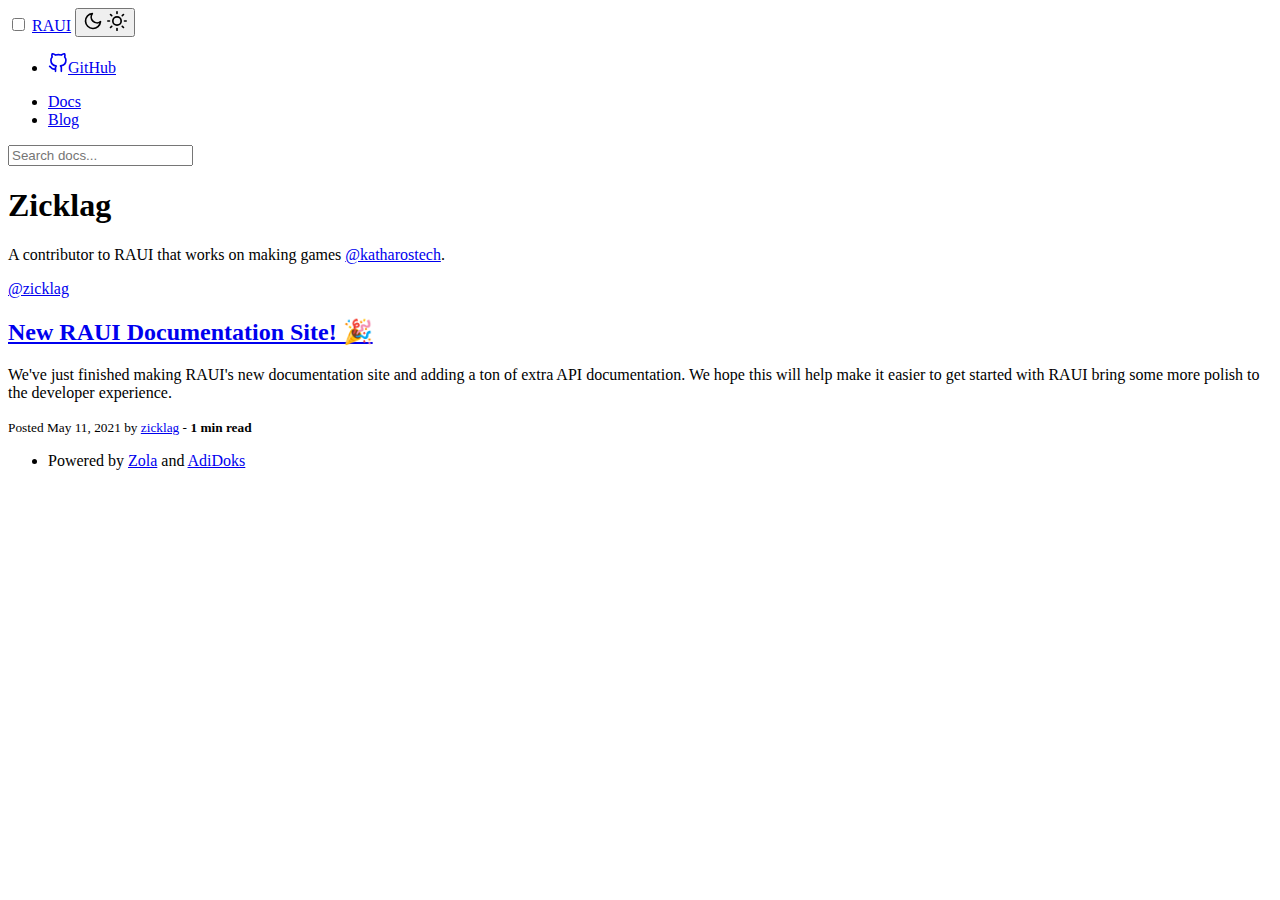
<file: authors/zicklag/index.html>
<!DOCTYPE html>
<html lang="en-US">
<head>
<meta charset="utf-8">
<meta http-equiv="x-ua-compatible" content="ie=edge">
<meta name="viewport" content="width=device-width, initial-scale=1, shrink-to-fit=no">

  <link rel="preload" as="font" href="https://RAUI-labs.github.io/raui/fonts/vendor/jost/jost-v4-latin-regular.woff2" type="font/woff2" crossorigin>
  <link rel="preload" as="font" href="https://RAUI-labs.github.io/raui/fonts/vendor/jost/jost-v4-latin-700.woff2"  type="font/woff2" crossorigin>


<link rel="stylesheet" href="https://RAUI-labs.github.io/raui/main.css">



  
  
  
  
    
  
  
    
  
  
  
    
      
    
  
  
    
  
  
  
    
  
  
  


  <meta name="robots" content="index, follow">
  <meta name="googlebot" content="index, follow, max-snippet:-1, max-image-preview:large, max-video-preview:-1">
  <meta name="bingbot" content="index, follow, max-snippet:-1, max-image-preview:large, max-video-preview:-1">


	


	

<title>Zicklag | RAUI</title>
<meta name="description" content="Contributor to RAUI">
<link rel="canonical" href="https://RAUI-labs.github.io/raui/authors/zicklag/">










<script type="application/ld+json">
  {
    "@context": "http://schema.org",
    "@type": "BreadcrumbList",
    
      
      
        
        
        
        
        
        
        
        
          {
            "@type": "ListItem",
            "position":  1 ,
            "name": "Home",
            "item": "https://RAUI-labs.github.io/raui/"
          },
          
          
          {
            "@type": "ListItem",
            "position":  2 ,
            "name": "Authors",
            "item": "https://RAUI-labs.github.io/raui/authors/"
          },
        
      
        
        
        
        
        
        
        
        
          
          
          {
            "@type": "ListItem",
            "position":  3 ,
            "name": "Zicklag",
            "item": "https://RAUI-labs.github.io/raui/authors/zicklag/"
          },
        
      
    
  }
</script>




  <meta name="theme-color" content="#fff">
  <link rel="apple-touch-icon" sizes="180x180" href="https://RAUI-labs.github.io/raui/apple-touch-icon.png">
  <link rel="icon" type="image/png" sizes="32x32" href="https://RAUI-labs.github.io/raui/favicon-32x32.png">
  <link rel="icon" type="image/png" sizes="16x16" href="https://RAUI-labs.github.io/raui/favicon-16x16.png">
  


  

</head>

  
    
  

<body class="contributors list">
  
    
<div class="header-bar fixed-top"></div>
<header class="navbar fixed-top navbar-expand-md navbar-light">
	<div class="container">
		<input class="menu-btn order-0" type="checkbox" id="menu-btn">
		<label class="menu-icon d-md-none" for="menu-btn"><span class="navicon"></span></label>
		<a class="navbar-brand order-1 order-md-0 me-auto" href="https://RAUI-labs.github.io/raui">RAUI</a>
		<button id="mode" class="btn btn-link order-2 order-md-4" type="button" aria-label="Toggle mode">
			<span class="toggle-dark"><svg xmlns="http://www.w3.org/2000/svg" width="20" height="20" viewBox="0 0 24 24" fill="none" stroke="currentColor" stroke-width="2" stroke-linecap="round" stroke-linejoin="round" class="feather feather-moon"><path d="M21 12.79A9 9 0 1 1 11.21 3 7 7 0 0 0 21 12.79z"></path></svg></span>
			<span class="toggle-light"><svg xmlns="http://www.w3.org/2000/svg" width="20" height="20" viewBox="0 0 24 24" fill="none" stroke="currentColor" stroke-width="2" stroke-linecap="round" stroke-linejoin="round" class="feather feather-sun"><circle cx="12" cy="12" r="5"></circle><line x1="12" y1="1" x2="12" y2="3"></line><line x1="12" y1="21" x2="12" y2="23"></line><line x1="4.22" y1="4.22" x2="5.64" y2="5.64"></line><line x1="18.36" y1="18.36" x2="19.78" y2="19.78"></line><line x1="1" y1="12" x2="3" y2="12"></line><line x1="21" y1="12" x2="23" y2="12"></line><line x1="4.22" y1="19.78" x2="5.64" y2="18.36"></line><line x1="18.36" y1="5.64" x2="19.78" y2="4.22"></line></svg></span>
		</button>
		<ul class="navbar-nav fork-me order-3 order-md-5">
			
				
					<li class="nav-item">
						<a class="nav-link" href="https://github.com/RAUI-labs/raui"><svg xmlns="http://www.w3.org/2000/svg" width="20" height="20" viewBox="0 0 24 24" fill="none" stroke="currentColor" stroke-width="2" stroke-linecap="round" stroke-linejoin="round" class="feather feather-github"><path d="M9 19c-5 1.5-5-2.5-7-3m14 6v-3.87a3.37 3.37 0 0 0-.94-2.61c3.14-.35 6.44-1.54 6.44-7A5.44 5.44 0 0 0 20 4.77 5.07 5.07 0 0 0 19.91 1S18.73.65 16 2.48a13.38 13.38 0 0 0-7 0C6.27.65 5.09 1 5.09 1A5.07 5.07 0 0 0 5 4.77a5.44 5.44 0 0 0-1.5 3.78c0 5.42 3.3 6.61 6.44 7A3.37 3.37 0 0 0 9 18.13V22"></path></svg><span class="ms-2 visually-hidden">GitHub</span></a>
					</li>
				
			
		</ul>
		<div class="collapse navbar-collapse order-4 order-md-1">
			<ul class="navbar-nav main-nav me-auto order-5 order-md-2">
				
					
						<li class="nav-item">
							<a class="nav-link" href="https://RAUI-labs.github.io/raui/docs/about/introduction/">Docs</a>
						</li>
					
						<li class="nav-item">
							<a class="nav-link" href="https://RAUI-labs.github.io/raui/blog/">Blog</a>
						</li>
					
				
			</ul>
			<div class="break order-6 d-md-none"></div>
			
				<form class="navbar-form flex-grow-1 order-7 order-md-3">
					<input id="userinput" class="form-control is-search" type="search" placeholder="Search docs..."
						aria-label="Search docs..." autocomplete="off">
					<div id="suggestions" class="shadow bg-white rounded"></div>
				</form>
			
		</div>
	</div>
</header>

  

  
<div class="wrap container" role="document">
  <div class="content">
    <div class="row justify-content-center">
      <div class="col-md-12 col-lg-10 col-xl-8">
        <article>
          <h1 class="text-center">Zicklag</h1>
          <div class="text-center"><p>A contributor to RAUI that works on making games <a href="https://katharostech.com">@katharostech</a>.</p>
<p><a href="https://github.com/zicklag">@zicklag</a></p>
</div>
			    <div class="card-list">
            
					    <div class="card">
						    <div class="card-body">
							    <h2 class="h3"><a class="stretched-link text-body" href="https:&#x2F;&#x2F;RAUI-labs.github.io&#x2F;raui&#x2F;blog&#x2F;new-documentation-site&#x2F;">New RAUI Documentation Site! 🎉</a></h2>
								    <p>We've just finished making RAUI's new documentation site and adding a ton of extra API documentation. We hope this will help make it easier to get started with RAUI bring some more polish to the developer experience.</p>
                    
<p><small>Posted May 11, 2021 by <a class="stretched-link position-relative" href="https://RAUI-labs.github.io/raui/authors/zicklag/">zicklag</a>&nbsp;&hyphen;&nbsp;<strong>1&nbsp;min read</strong></small><p>

					    	</div>
					    </div>
				    
			    </div>
        </article>
      </div>
    </div>
  </div>
</div>


  
    
<footer class="footer text-muted">
	<div class="container">
		<div class="row">
			<div class="col-lg-8 order-last order-lg-first">
				<ul class="list-inline">
					
						<li class="list-inline-item">Powered by <a href="https://www.getzola.org/">Zola</a> and <a href="https://github.com/aaranxu/adidoks">AdiDoks</a></li>
					
				</ul>
			</div>
			<div class="col-lg-8 order-first order-lg-last text-lg-end">
				<ul class="list-inline">
					
				</ul>
			</div>
		</div>
	</div>
</footer>

  

  
<script src="https://RAUI-labs.github.io/raui/js/main.js" defer></script>

  <script src="https://RAUI-labs.github.io/raui/plugins/elasticlunr.min.js" defer></script>
  <script src="https://RAUI-labs.github.io/raui/search_index.en.js" defer></script>
  <script src="https://RAUI-labs.github.io/raui/js/search.js" defer></script>

  
</body>
</html>
</file>
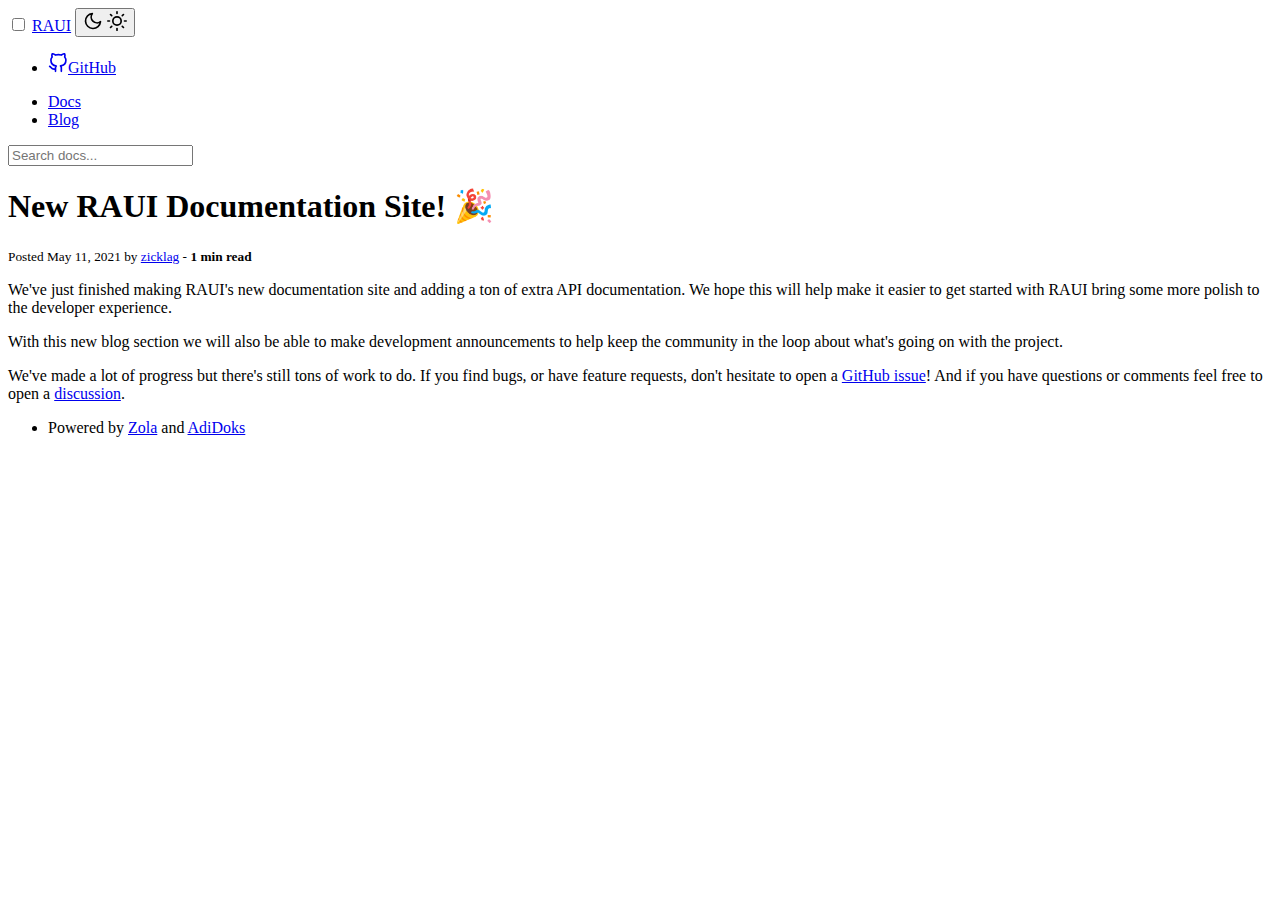
<file: blog/new-documentation-site/index.html>
<!DOCTYPE html>
<html lang="en-US">
<head>
<meta charset="utf-8">
<meta http-equiv="x-ua-compatible" content="ie=edge">
<meta name="viewport" content="width=device-width, initial-scale=1, shrink-to-fit=no">

  <link rel="preload" as="font" href="https://RAUI-labs.github.io/raui/fonts/vendor/jost/jost-v4-latin-regular.woff2" type="font/woff2" crossorigin>
  <link rel="preload" as="font" href="https://RAUI-labs.github.io/raui/fonts/vendor/jost/jost-v4-latin-700.woff2"  type="font/woff2" crossorigin>


<link rel="stylesheet" href="https://RAUI-labs.github.io/raui/main.css">



  
  
  
  
  
    
  

  
  
    
    
  
  
  
    
  
  
  
  
    
  
  
  


  <meta name="robots" content="index, follow">
  <meta name="googlebot" content="index, follow, max-snippet:-1, max-image-preview:large, max-video-preview:-1">
  <meta name="bingbot" content="index, follow, max-snippet:-1, max-image-preview:large, max-video-preview:-1">


	


	

<title>New RAUI Documentation Site! 🎉 | RAUI</title>
<meta name="description" content="RAUI has a new documentation site!">
<link rel="canonical" href="https://RAUI-labs.github.io/raui/blog/new-documentation-site/">






  
    <script type="application/ld+json">
    {
      "@context": "https://schema.org",
      "@type": "Article",
      "mainEntityOfPage": {
        "@type": "WebPage",
        "@id": "/blog/new-documentation-site/"
      },
      "headline": "New RAUI Documentation Site! 🎉",
      "image": ,
      "datePublished": "2021-05-11T15:07:00+00:00",
      "dateModified": "2021-05-11T15:07:00+00:00",
      "author": {
        "@type": "Organization",
        "name": "New RAUI Documentation Site! 🎉"
      },
      "publisher": {
        "@type": "Organization",
        "name": "New RAUI Documentation Site! 🎉",
        
        "logo": {
          "@type": "ImageObject",
          "url": "/logo-doks.png"
        }
        
      },
      "description": "RAUI has a new documentation site!"
    }
    </script>
  





<script type="application/ld+json">
  {
    "@context": "http://schema.org",
    "@type": "BreadcrumbList",
    
      
      
        
        
        
        
        
        
        
        
          {
            "@type": "ListItem",
            "position":  1 ,
            "name": "Home",
            "item": "https://RAUI-labs.github.io/raui/"
          },
          
          
          {
            "@type": "ListItem",
            "position":  2 ,
            "name": "Blog",
            "item": "https://RAUI-labs.github.io/raui/blog/"
          },
        
      
        
        
        
        
        
        
        
        
        
        
        
        
        
        
          
          
          {
            "@type": "ListItem",
            "position":  3 ,
            "name": "New Documentation Site",
            "item": "https://RAUI-labs.github.io/raui/blog/new-documentation-site/"
          },
        
      
    
  }
</script>





  <meta name="theme-color" content="#fff">
  <link rel="apple-touch-icon" sizes="180x180" href="https://RAUI-labs.github.io/raui/apple-touch-icon.png">
  <link rel="icon" type="image/png" sizes="32x32" href="https://RAUI-labs.github.io/raui/favicon-32x32.png">
  <link rel="icon" type="image/png" sizes="16x16" href="https://RAUI-labs.github.io/raui/favicon-16x16.png">
  


  

</head>

  

<body class="blog single">
  
  
<div class="header-bar fixed-top"></div>
<header class="navbar fixed-top navbar-expand-md navbar-light">
	<div class="container">
		<input class="menu-btn order-0" type="checkbox" id="menu-btn">
		<label class="menu-icon d-md-none" for="menu-btn"><span class="navicon"></span></label>
		<a class="navbar-brand order-1 order-md-0 me-auto" href="https://RAUI-labs.github.io/raui">RAUI</a>
		<button id="mode" class="btn btn-link order-2 order-md-4" type="button" aria-label="Toggle mode">
			<span class="toggle-dark"><svg xmlns="http://www.w3.org/2000/svg" width="20" height="20" viewBox="0 0 24 24" fill="none" stroke="currentColor" stroke-width="2" stroke-linecap="round" stroke-linejoin="round" class="feather feather-moon"><path d="M21 12.79A9 9 0 1 1 11.21 3 7 7 0 0 0 21 12.79z"></path></svg></span>
			<span class="toggle-light"><svg xmlns="http://www.w3.org/2000/svg" width="20" height="20" viewBox="0 0 24 24" fill="none" stroke="currentColor" stroke-width="2" stroke-linecap="round" stroke-linejoin="round" class="feather feather-sun"><circle cx="12" cy="12" r="5"></circle><line x1="12" y1="1" x2="12" y2="3"></line><line x1="12" y1="21" x2="12" y2="23"></line><line x1="4.22" y1="4.22" x2="5.64" y2="5.64"></line><line x1="18.36" y1="18.36" x2="19.78" y2="19.78"></line><line x1="1" y1="12" x2="3" y2="12"></line><line x1="21" y1="12" x2="23" y2="12"></line><line x1="4.22" y1="19.78" x2="5.64" y2="18.36"></line><line x1="18.36" y1="5.64" x2="19.78" y2="4.22"></line></svg></span>
		</button>
		<ul class="navbar-nav fork-me order-3 order-md-5">
			
				
					<li class="nav-item">
						<a class="nav-link" href="https://github.com/RAUI-labs/raui"><svg xmlns="http://www.w3.org/2000/svg" width="20" height="20" viewBox="0 0 24 24" fill="none" stroke="currentColor" stroke-width="2" stroke-linecap="round" stroke-linejoin="round" class="feather feather-github"><path d="M9 19c-5 1.5-5-2.5-7-3m14 6v-3.87a3.37 3.37 0 0 0-.94-2.61c3.14-.35 6.44-1.54 6.44-7A5.44 5.44 0 0 0 20 4.77 5.07 5.07 0 0 0 19.91 1S18.73.65 16 2.48a13.38 13.38 0 0 0-7 0C6.27.65 5.09 1 5.09 1A5.07 5.07 0 0 0 5 4.77a5.44 5.44 0 0 0-1.5 3.78c0 5.42 3.3 6.61 6.44 7A3.37 3.37 0 0 0 9 18.13V22"></path></svg><span class="ms-2 visually-hidden">GitHub</span></a>
					</li>
				
			
		</ul>
		<div class="collapse navbar-collapse order-4 order-md-1">
			<ul class="navbar-nav main-nav me-auto order-5 order-md-2">
				
					
						<li class="nav-item">
							<a class="nav-link" href="https://RAUI-labs.github.io/raui/docs/about/introduction/">Docs</a>
						</li>
					
						<li class="nav-item blog active">
							<a class="nav-link" href="https://RAUI-labs.github.io/raui/blog/">Blog</a>
						</li>
					
				
			</ul>
			<div class="break order-6 d-md-none"></div>
			
				<form class="navbar-form flex-grow-1 order-7 order-md-3">
					<input id="userinput" class="form-control is-search" type="search" placeholder="Search docs..."
						aria-label="Search docs..." autocomplete="off">
					<div id="suggestions" class="shadow bg-white rounded"></div>
				</form>
			
		</div>
	</div>
</header>



  
<div class="wrap container" role="document">
  <div class="content">
    <div class="row justify-content-center">
      <div class="col-md-12 col-lg-10 col-xl-8">
        <article>
          <div class="blog-header">
            <h1>New RAUI Documentation Site! 🎉</h1>
            
<p><small>Posted May 11, 2021 by <a class="stretched-link position-relative" href="https://RAUI-labs.github.io/raui/authors/zicklag/">zicklag</a>&nbsp;&hyphen;&nbsp;<strong>1&nbsp;min read</strong></small><p>

          </div>
          <p class="lead">We've just finished making RAUI's new documentation site and adding a ton of extra API documentation. We hope this will help make it easier to get started with RAUI bring some more polish to the developer experience.</p>
          <p>With this new blog section we will also be able to make development announcements to help keep the community in the loop about what's going on with the project.</p>
<p>We've made a lot of progress but there's still tons of work to do. If you find bugs, or have feature requests, don't hesitate to open a <a href="https://github.com/RAUI-labs/raui/issues">GitHub issue</a>! And if you have questions or comments feel free to open a <a href="https://github.com/RAUI-labs/raui/discussions">discussion</a>.</p>

        </article>
      </div>
    </div>
  </div>
</div>


  
    
<footer class="footer text-muted">
	<div class="container">
		<div class="row">
			<div class="col-lg-8 order-last order-lg-first">
				<ul class="list-inline">
					
						<li class="list-inline-item">Powered by <a href="https://www.getzola.org/">Zola</a> and <a href="https://github.com/aaranxu/adidoks">AdiDoks</a></li>
					
				</ul>
			</div>
			<div class="col-lg-8 order-first order-lg-last text-lg-end">
				<ul class="list-inline">
					
				</ul>
			</div>
		</div>
	</div>
</footer>

  

  
<script src="https://RAUI-labs.github.io/raui/js/main.js" defer></script>

  <script src="https://RAUI-labs.github.io/raui/plugins/elasticlunr.min.js" defer></script>
  <script src="https://RAUI-labs.github.io/raui/search_index.en.js" defer></script>
  <script src="https://RAUI-labs.github.io/raui/js/search.js" defer></script>

  
</body>
</html>
</file>
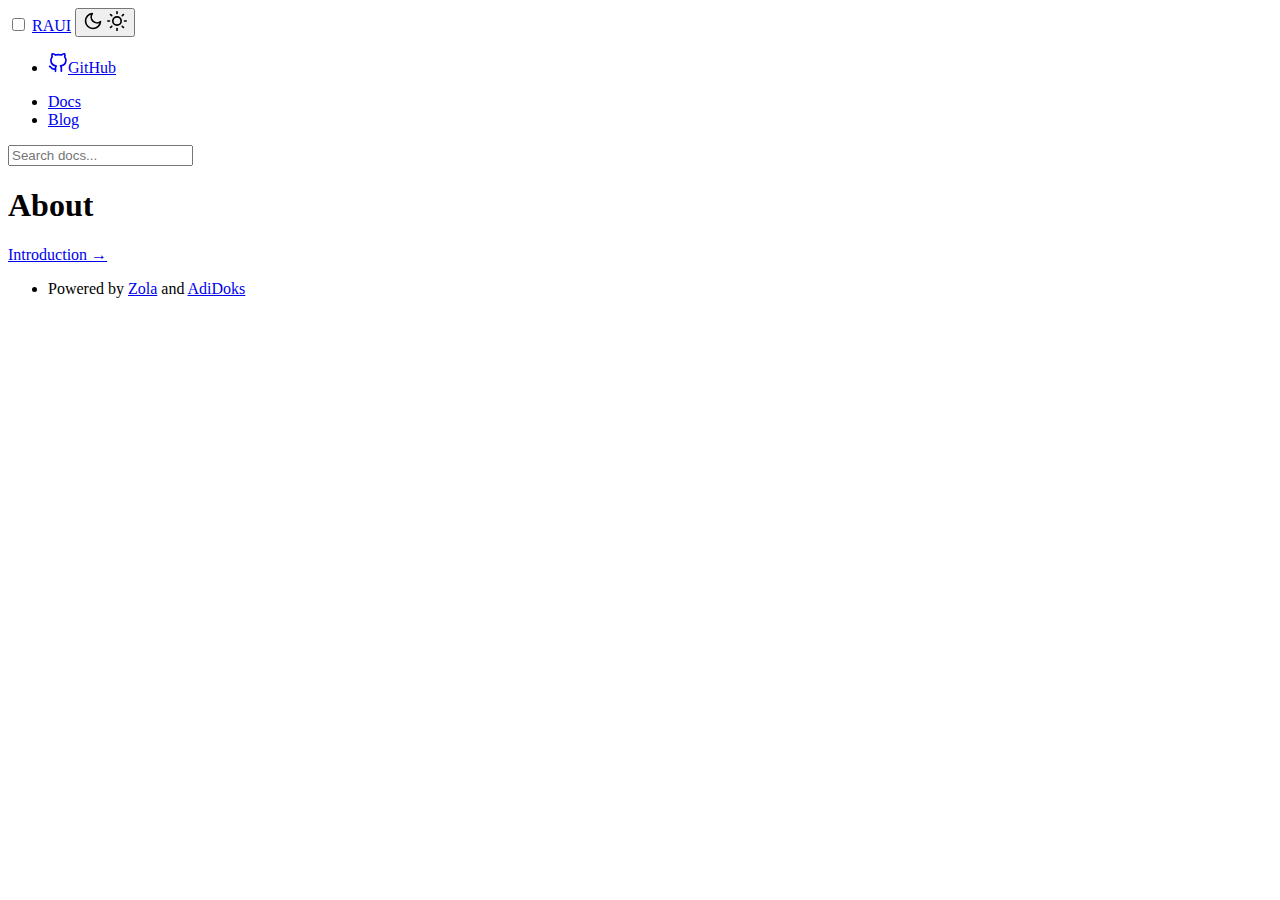
<file: docs/about/index.html>
<!DOCTYPE html>
<html lang="en-US">
<head>
<meta charset="utf-8">
<meta http-equiv="x-ua-compatible" content="ie=edge">
<meta name="viewport" content="width=device-width, initial-scale=1, shrink-to-fit=no">

  <link rel="preload" as="font" href="https://RAUI-labs.github.io/raui/fonts/vendor/jost/jost-v4-latin-regular.woff2" type="font/woff2" crossorigin>
  <link rel="preload" as="font" href="https://RAUI-labs.github.io/raui/fonts/vendor/jost/jost-v4-latin-700.woff2"  type="font/woff2" crossorigin>


<link rel="stylesheet" href="https://RAUI-labs.github.io/raui/main.css">



  
  
    
  

  
  
  
    
    
  
  
  
    
  
  
  


  <meta name="robots" content="index, follow">
  <meta name="googlebot" content="index, follow, max-snippet:-1, max-image-preview:large, max-video-preview:-1">
  <meta name="bingbot" content="index, follow, max-snippet:-1, max-image-preview:large, max-video-preview:-1">


	


	

<title>About | RAUI</title>
<meta name="description" content="Renderer Agnostic User Interface written in Rust">
<link rel="canonical" href="https://RAUI-labs.github.io/raui/docs/about/">










<script type="application/ld+json">
  {
    "@context": "http://schema.org",
    "@type": "BreadcrumbList",
    
      
      
        
        
        
        
        
        
        
        
          {
            "@type": "ListItem",
            "position":  1 ,
            "name": "Home",
            "item": "https://RAUI-labs.github.io/raui/"
          },
          
          
          {
            "@type": "ListItem",
            "position":  2 ,
            "name": "Docs",
            "item": "https://RAUI-labs.github.io/raui/docs/"
          },
        
      
        
        
        
        
        
        
        
        
          
          
          {
            "@type": "ListItem",
            "position":  3 ,
            "name": "About",
            "item": "https://RAUI-labs.github.io/raui/docs/about/"
          },
        
      
    
  }
</script>




  <meta name="theme-color" content="#fff">
  <link rel="apple-touch-icon" sizes="180x180" href="https://RAUI-labs.github.io/raui/apple-touch-icon.png">
  <link rel="icon" type="image/png" sizes="32x32" href="https://RAUI-labs.github.io/raui/favicon-32x32.png">
  <link rel="icon" type="image/png" sizes="16x16" href="https://RAUI-labs.github.io/raui/favicon-16x16.png">
  


  

</head>

  

<body class="docs list">
  
  
  
  
<div class="header-bar fixed-top"></div>
<header class="navbar fixed-top navbar-expand-md navbar-light">
	<div class="container">
		<input class="menu-btn order-0" type="checkbox" id="menu-btn">
		<label class="menu-icon d-md-none" for="menu-btn"><span class="navicon"></span></label>
		<a class="navbar-brand order-1 order-md-0 me-auto" href="https://RAUI-labs.github.io/raui">RAUI</a>
		<button id="mode" class="btn btn-link order-2 order-md-4" type="button" aria-label="Toggle mode">
			<span class="toggle-dark"><svg xmlns="http://www.w3.org/2000/svg" width="20" height="20" viewBox="0 0 24 24" fill="none" stroke="currentColor" stroke-width="2" stroke-linecap="round" stroke-linejoin="round" class="feather feather-moon"><path d="M21 12.79A9 9 0 1 1 11.21 3 7 7 0 0 0 21 12.79z"></path></svg></span>
			<span class="toggle-light"><svg xmlns="http://www.w3.org/2000/svg" width="20" height="20" viewBox="0 0 24 24" fill="none" stroke="currentColor" stroke-width="2" stroke-linecap="round" stroke-linejoin="round" class="feather feather-sun"><circle cx="12" cy="12" r="5"></circle><line x1="12" y1="1" x2="12" y2="3"></line><line x1="12" y1="21" x2="12" y2="23"></line><line x1="4.22" y1="4.22" x2="5.64" y2="5.64"></line><line x1="18.36" y1="18.36" x2="19.78" y2="19.78"></line><line x1="1" y1="12" x2="3" y2="12"></line><line x1="21" y1="12" x2="23" y2="12"></line><line x1="4.22" y1="19.78" x2="5.64" y2="18.36"></line><line x1="18.36" y1="5.64" x2="19.78" y2="4.22"></line></svg></span>
		</button>
		<ul class="navbar-nav fork-me order-3 order-md-5">
			
				
					<li class="nav-item">
						<a class="nav-link" href="https://github.com/RAUI-labs/raui"><svg xmlns="http://www.w3.org/2000/svg" width="20" height="20" viewBox="0 0 24 24" fill="none" stroke="currentColor" stroke-width="2" stroke-linecap="round" stroke-linejoin="round" class="feather feather-github"><path d="M9 19c-5 1.5-5-2.5-7-3m14 6v-3.87a3.37 3.37 0 0 0-.94-2.61c3.14-.35 6.44-1.54 6.44-7A5.44 5.44 0 0 0 20 4.77 5.07 5.07 0 0 0 19.91 1S18.73.65 16 2.48a13.38 13.38 0 0 0-7 0C6.27.65 5.09 1 5.09 1A5.07 5.07 0 0 0 5 4.77a5.44 5.44 0 0 0-1.5 3.78c0 5.42 3.3 6.61 6.44 7A3.37 3.37 0 0 0 9 18.13V22"></path></svg><span class="ms-2 visually-hidden">GitHub</span></a>
					</li>
				
			
		</ul>
		<div class="collapse navbar-collapse order-4 order-md-1">
			<ul class="navbar-nav main-nav me-auto order-5 order-md-2">
				
					
						<li class="nav-item docs active">
							<a class="nav-link" href="https://RAUI-labs.github.io/raui/docs/about/introduction/">Docs</a>
						</li>
					
						<li class="nav-item">
							<a class="nav-link" href="https://RAUI-labs.github.io/raui/blog/">Blog</a>
						</li>
					
				
			</ul>
			<div class="break order-6 d-md-none"></div>
			
				<form class="navbar-form flex-grow-1 order-7 order-md-3">
					<input id="userinput" class="form-control is-search" type="search" placeholder="Search docs..."
						aria-label="Search docs..." autocomplete="off">
					<div id="suggestions" class="shadow bg-white rounded"></div>
				</form>
			
		</div>
	</div>
</header>



  
<div class="wrap container" role="document">
  <div class="content">
    <div class="row justify-content-center">
      <div class="col-md-12 col-lg-10 col-xl-8">
        <article>
          <h1 class="text-center">About</h1>
          <div class="text-center"></div>
          <div class="card-list">
            
            
            
              <div class="card my-3">
                <div class="card-body">
                  <a class="stretched-link" href="https:&#x2F;&#x2F;RAUI-labs.github.io&#x2F;raui&#x2F;docs&#x2F;about&#x2F;introduction&#x2F;">Introduction &rarr;</a>
                </div>
              </div>
            
            
          </div>
        </article>
      </div>
    </div>
  </div>
</div>


  
    
<footer class="footer text-muted">
	<div class="container">
		<div class="row">
			<div class="col-lg-8 order-last order-lg-first">
				<ul class="list-inline">
					
						<li class="list-inline-item">Powered by <a href="https://www.getzola.org/">Zola</a> and <a href="https://github.com/aaranxu/adidoks">AdiDoks</a></li>
					
				</ul>
			</div>
			<div class="col-lg-8 order-first order-lg-last text-lg-end">
				<ul class="list-inline">
					
				</ul>
			</div>
		</div>
	</div>
</footer>

  

  
<script src="https://RAUI-labs.github.io/raui/js/main.js" defer></script>

  <script src="https://RAUI-labs.github.io/raui/plugins/elasticlunr.min.js" defer></script>
  <script src="https://RAUI-labs.github.io/raui/search_index.en.js" defer></script>
  <script src="https://RAUI-labs.github.io/raui/js/search.js" defer></script>

  
</body>
</html>
</file>
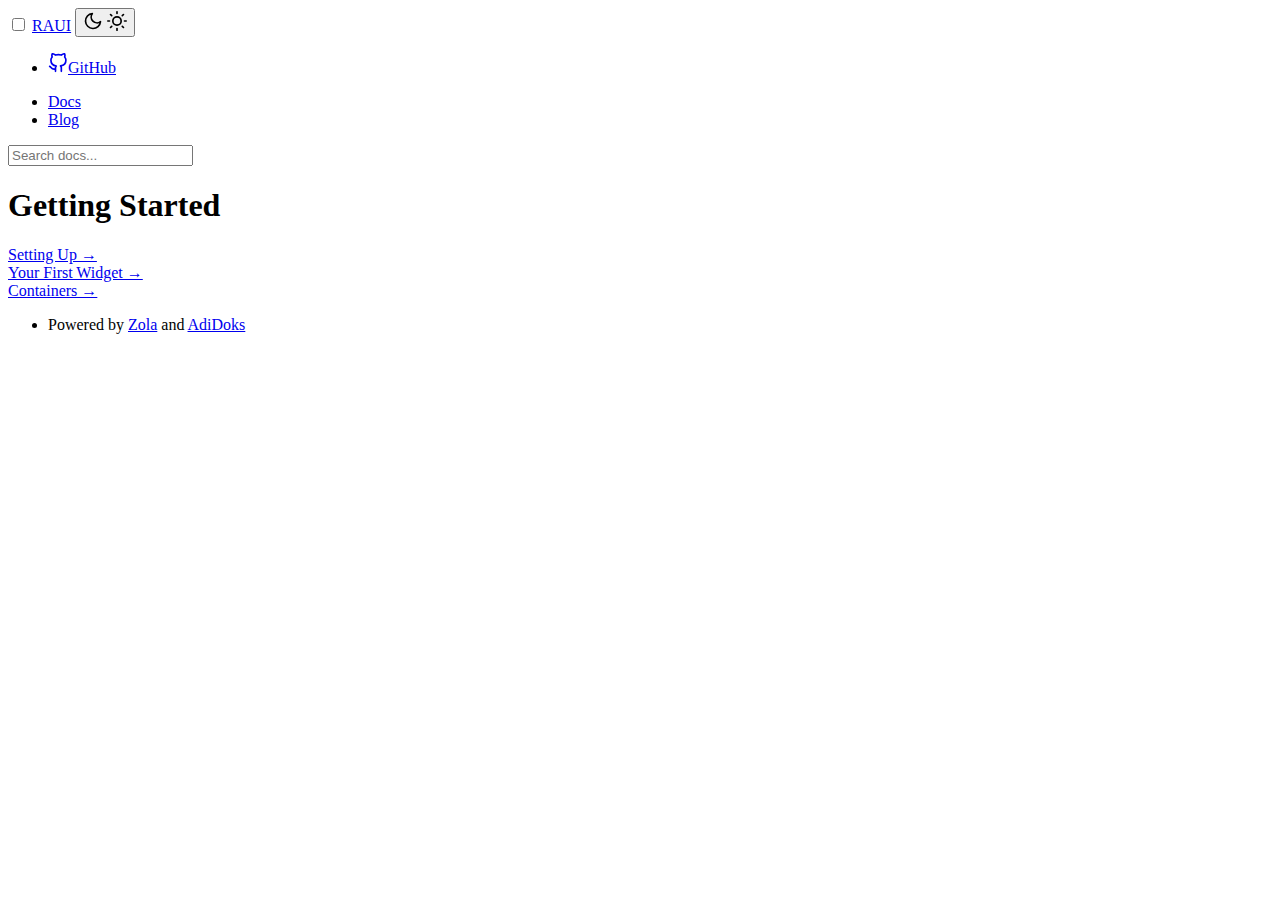
<file: docs/getting-started/index.html>
<!DOCTYPE html>
<html lang="en-US">
<head>
<meta charset="utf-8">
<meta http-equiv="x-ua-compatible" content="ie=edge">
<meta name="viewport" content="width=device-width, initial-scale=1, shrink-to-fit=no">

  <link rel="preload" as="font" href="https://RAUI-labs.github.io/raui/fonts/vendor/jost/jost-v4-latin-regular.woff2" type="font/woff2" crossorigin>
  <link rel="preload" as="font" href="https://RAUI-labs.github.io/raui/fonts/vendor/jost/jost-v4-latin-700.woff2"  type="font/woff2" crossorigin>


<link rel="stylesheet" href="https://RAUI-labs.github.io/raui/main.css">



  
  
    
  

  
  
  
    
    
  
  
  
    
  
  
  


  <meta name="robots" content="index, follow">
  <meta name="googlebot" content="index, follow, max-snippet:-1, max-image-preview:large, max-video-preview:-1">
  <meta name="bingbot" content="index, follow, max-snippet:-1, max-image-preview:large, max-video-preview:-1">


	


	

<title>Getting Started | RAUI</title>
<meta name="description" content="Quick start and guides for installing the AdiDoks theme on your preferred operating system.">
<link rel="canonical" href="https://RAUI-labs.github.io/raui/docs/getting-started/">










<script type="application/ld+json">
  {
    "@context": "http://schema.org",
    "@type": "BreadcrumbList",
    
      
      
        
        
        
        
        
        
        
        
          {
            "@type": "ListItem",
            "position":  1 ,
            "name": "Home",
            "item": "https://RAUI-labs.github.io/raui/"
          },
          
          
          {
            "@type": "ListItem",
            "position":  2 ,
            "name": "Docs",
            "item": "https://RAUI-labs.github.io/raui/docs/"
          },
        
      
        
        
        
        
        
        
        
        
        
        
        
          
          
          {
            "@type": "ListItem",
            "position":  3 ,
            "name": "Getting Started",
            "item": "https://RAUI-labs.github.io/raui/docs/getting-started/"
          },
        
      
    
  }
</script>




  <meta name="theme-color" content="#fff">
  <link rel="apple-touch-icon" sizes="180x180" href="https://RAUI-labs.github.io/raui/apple-touch-icon.png">
  <link rel="icon" type="image/png" sizes="32x32" href="https://RAUI-labs.github.io/raui/favicon-32x32.png">
  <link rel="icon" type="image/png" sizes="16x16" href="https://RAUI-labs.github.io/raui/favicon-16x16.png">
  


  

</head>

  

<body class="docs list">
  
  
  
  
<div class="header-bar fixed-top"></div>
<header class="navbar fixed-top navbar-expand-md navbar-light">
	<div class="container">
		<input class="menu-btn order-0" type="checkbox" id="menu-btn">
		<label class="menu-icon d-md-none" for="menu-btn"><span class="navicon"></span></label>
		<a class="navbar-brand order-1 order-md-0 me-auto" href="https://RAUI-labs.github.io/raui">RAUI</a>
		<button id="mode" class="btn btn-link order-2 order-md-4" type="button" aria-label="Toggle mode">
			<span class="toggle-dark"><svg xmlns="http://www.w3.org/2000/svg" width="20" height="20" viewBox="0 0 24 24" fill="none" stroke="currentColor" stroke-width="2" stroke-linecap="round" stroke-linejoin="round" class="feather feather-moon"><path d="M21 12.79A9 9 0 1 1 11.21 3 7 7 0 0 0 21 12.79z"></path></svg></span>
			<span class="toggle-light"><svg xmlns="http://www.w3.org/2000/svg" width="20" height="20" viewBox="0 0 24 24" fill="none" stroke="currentColor" stroke-width="2" stroke-linecap="round" stroke-linejoin="round" class="feather feather-sun"><circle cx="12" cy="12" r="5"></circle><line x1="12" y1="1" x2="12" y2="3"></line><line x1="12" y1="21" x2="12" y2="23"></line><line x1="4.22" y1="4.22" x2="5.64" y2="5.64"></line><line x1="18.36" y1="18.36" x2="19.78" y2="19.78"></line><line x1="1" y1="12" x2="3" y2="12"></line><line x1="21" y1="12" x2="23" y2="12"></line><line x1="4.22" y1="19.78" x2="5.64" y2="18.36"></line><line x1="18.36" y1="5.64" x2="19.78" y2="4.22"></line></svg></span>
		</button>
		<ul class="navbar-nav fork-me order-3 order-md-5">
			
				
					<li class="nav-item">
						<a class="nav-link" href="https://github.com/RAUI-labs/raui"><svg xmlns="http://www.w3.org/2000/svg" width="20" height="20" viewBox="0 0 24 24" fill="none" stroke="currentColor" stroke-width="2" stroke-linecap="round" stroke-linejoin="round" class="feather feather-github"><path d="M9 19c-5 1.5-5-2.5-7-3m14 6v-3.87a3.37 3.37 0 0 0-.94-2.61c3.14-.35 6.44-1.54 6.44-7A5.44 5.44 0 0 0 20 4.77 5.07 5.07 0 0 0 19.91 1S18.73.65 16 2.48a13.38 13.38 0 0 0-7 0C6.27.65 5.09 1 5.09 1A5.07 5.07 0 0 0 5 4.77a5.44 5.44 0 0 0-1.5 3.78c0 5.42 3.3 6.61 6.44 7A3.37 3.37 0 0 0 9 18.13V22"></path></svg><span class="ms-2 visually-hidden">GitHub</span></a>
					</li>
				
			
		</ul>
		<div class="collapse navbar-collapse order-4 order-md-1">
			<ul class="navbar-nav main-nav me-auto order-5 order-md-2">
				
					
						<li class="nav-item docs active">
							<a class="nav-link" href="https://RAUI-labs.github.io/raui/docs/about/introduction/">Docs</a>
						</li>
					
						<li class="nav-item">
							<a class="nav-link" href="https://RAUI-labs.github.io/raui/blog/">Blog</a>
						</li>
					
				
			</ul>
			<div class="break order-6 d-md-none"></div>
			
				<form class="navbar-form flex-grow-1 order-7 order-md-3">
					<input id="userinput" class="form-control is-search" type="search" placeholder="Search docs..."
						aria-label="Search docs..." autocomplete="off">
					<div id="suggestions" class="shadow bg-white rounded"></div>
				</form>
			
		</div>
	</div>
</header>



  
<div class="wrap container" role="document">
  <div class="content">
    <div class="row justify-content-center">
      <div class="col-md-12 col-lg-10 col-xl-8">
        <article>
          <h1 class="text-center">Getting Started</h1>
          <div class="text-center"></div>
          <div class="card-list">
            
            
            
              <div class="card my-3">
                <div class="card-body">
                  <a class="stretched-link" href="https:&#x2F;&#x2F;RAUI-labs.github.io&#x2F;raui&#x2F;docs&#x2F;getting-started&#x2F;setting-up&#x2F;">Setting Up &rarr;</a>
                </div>
              </div>
            
              <div class="card my-3">
                <div class="card-body">
                  <a class="stretched-link" href="https:&#x2F;&#x2F;RAUI-labs.github.io&#x2F;raui&#x2F;docs&#x2F;getting-started&#x2F;your-first-widget&#x2F;">Your First Widget &rarr;</a>
                </div>
              </div>
            
              <div class="card my-3">
                <div class="card-body">
                  <a class="stretched-link" href="https:&#x2F;&#x2F;RAUI-labs.github.io&#x2F;raui&#x2F;docs&#x2F;getting-started&#x2F;containers&#x2F;">Containers &rarr;</a>
                </div>
              </div>
            
            
          </div>
        </article>
      </div>
    </div>
  </div>
</div>


  
    
<footer class="footer text-muted">
	<div class="container">
		<div class="row">
			<div class="col-lg-8 order-last order-lg-first">
				<ul class="list-inline">
					
						<li class="list-inline-item">Powered by <a href="https://www.getzola.org/">Zola</a> and <a href="https://github.com/aaranxu/adidoks">AdiDoks</a></li>
					
				</ul>
			</div>
			<div class="col-lg-8 order-first order-lg-last text-lg-end">
				<ul class="list-inline">
					
				</ul>
			</div>
		</div>
	</div>
</footer>

  

  
<script src="https://RAUI-labs.github.io/raui/js/main.js" defer></script>

  <script src="https://RAUI-labs.github.io/raui/plugins/elasticlunr.min.js" defer></script>
  <script src="https://RAUI-labs.github.io/raui/search_index.en.js" defer></script>
  <script src="https://RAUI-labs.github.io/raui/js/search.js" defer></script>

  
</body>
</html>
</file>
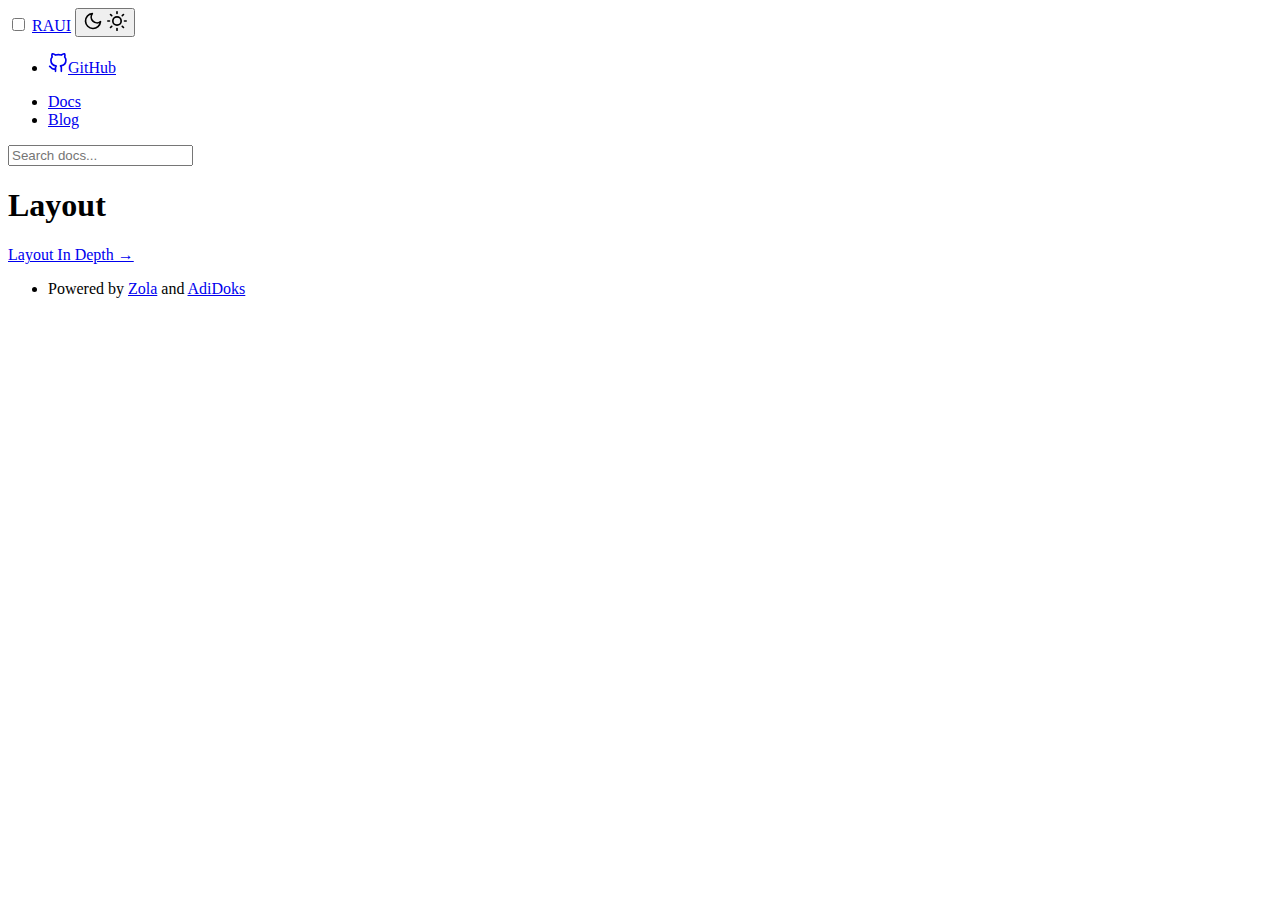
<file: docs/layout/index.html>
<!DOCTYPE html>
<html lang="en-US">
<head>
<meta charset="utf-8">
<meta http-equiv="x-ua-compatible" content="ie=edge">
<meta name="viewport" content="width=device-width, initial-scale=1, shrink-to-fit=no">

  <link rel="preload" as="font" href="https://RAUI-labs.github.io/raui/fonts/vendor/jost/jost-v4-latin-regular.woff2" type="font/woff2" crossorigin>
  <link rel="preload" as="font" href="https://RAUI-labs.github.io/raui/fonts/vendor/jost/jost-v4-latin-700.woff2"  type="font/woff2" crossorigin>


<link rel="stylesheet" href="https://RAUI-labs.github.io/raui/main.css">



  
  
    
  

  
  
  
    
    
  
  
  
    
  
  
  


  <meta name="robots" content="index, follow">
  <meta name="googlebot" content="index, follow, max-snippet:-1, max-image-preview:large, max-video-preview:-1">
  <meta name="bingbot" content="index, follow, max-snippet:-1, max-image-preview:large, max-video-preview:-1">


	


	

<title>Layout | RAUI</title>
<meta name="description" content="Explanations of how layout works in RAUI">
<link rel="canonical" href="https://RAUI-labs.github.io/raui/docs/layout/">










<script type="application/ld+json">
  {
    "@context": "http://schema.org",
    "@type": "BreadcrumbList",
    
      
      
        
        
        
        
        
        
        
        
          {
            "@type": "ListItem",
            "position":  1 ,
            "name": "Home",
            "item": "https://RAUI-labs.github.io/raui/"
          },
          
          
          {
            "@type": "ListItem",
            "position":  2 ,
            "name": "Docs",
            "item": "https://RAUI-labs.github.io/raui/docs/"
          },
        
      
        
        
        
        
        
        
        
        
          
          
          {
            "@type": "ListItem",
            "position":  3 ,
            "name": "Layout",
            "item": "https://RAUI-labs.github.io/raui/docs/layout/"
          },
        
      
    
  }
</script>




  <meta name="theme-color" content="#fff">
  <link rel="apple-touch-icon" sizes="180x180" href="https://RAUI-labs.github.io/raui/apple-touch-icon.png">
  <link rel="icon" type="image/png" sizes="32x32" href="https://RAUI-labs.github.io/raui/favicon-32x32.png">
  <link rel="icon" type="image/png" sizes="16x16" href="https://RAUI-labs.github.io/raui/favicon-16x16.png">
  


  

</head>

  

<body class="docs list">
  
  
  
  
<div class="header-bar fixed-top"></div>
<header class="navbar fixed-top navbar-expand-md navbar-light">
	<div class="container">
		<input class="menu-btn order-0" type="checkbox" id="menu-btn">
		<label class="menu-icon d-md-none" for="menu-btn"><span class="navicon"></span></label>
		<a class="navbar-brand order-1 order-md-0 me-auto" href="https://RAUI-labs.github.io/raui">RAUI</a>
		<button id="mode" class="btn btn-link order-2 order-md-4" type="button" aria-label="Toggle mode">
			<span class="toggle-dark"><svg xmlns="http://www.w3.org/2000/svg" width="20" height="20" viewBox="0 0 24 24" fill="none" stroke="currentColor" stroke-width="2" stroke-linecap="round" stroke-linejoin="round" class="feather feather-moon"><path d="M21 12.79A9 9 0 1 1 11.21 3 7 7 0 0 0 21 12.79z"></path></svg></span>
			<span class="toggle-light"><svg xmlns="http://www.w3.org/2000/svg" width="20" height="20" viewBox="0 0 24 24" fill="none" stroke="currentColor" stroke-width="2" stroke-linecap="round" stroke-linejoin="round" class="feather feather-sun"><circle cx="12" cy="12" r="5"></circle><line x1="12" y1="1" x2="12" y2="3"></line><line x1="12" y1="21" x2="12" y2="23"></line><line x1="4.22" y1="4.22" x2="5.64" y2="5.64"></line><line x1="18.36" y1="18.36" x2="19.78" y2="19.78"></line><line x1="1" y1="12" x2="3" y2="12"></line><line x1="21" y1="12" x2="23" y2="12"></line><line x1="4.22" y1="19.78" x2="5.64" y2="18.36"></line><line x1="18.36" y1="5.64" x2="19.78" y2="4.22"></line></svg></span>
		</button>
		<ul class="navbar-nav fork-me order-3 order-md-5">
			
				
					<li class="nav-item">
						<a class="nav-link" href="https://github.com/RAUI-labs/raui"><svg xmlns="http://www.w3.org/2000/svg" width="20" height="20" viewBox="0 0 24 24" fill="none" stroke="currentColor" stroke-width="2" stroke-linecap="round" stroke-linejoin="round" class="feather feather-github"><path d="M9 19c-5 1.5-5-2.5-7-3m14 6v-3.87a3.37 3.37 0 0 0-.94-2.61c3.14-.35 6.44-1.54 6.44-7A5.44 5.44 0 0 0 20 4.77 5.07 5.07 0 0 0 19.91 1S18.73.65 16 2.48a13.38 13.38 0 0 0-7 0C6.27.65 5.09 1 5.09 1A5.07 5.07 0 0 0 5 4.77a5.44 5.44 0 0 0-1.5 3.78c0 5.42 3.3 6.61 6.44 7A3.37 3.37 0 0 0 9 18.13V22"></path></svg><span class="ms-2 visually-hidden">GitHub</span></a>
					</li>
				
			
		</ul>
		<div class="collapse navbar-collapse order-4 order-md-1">
			<ul class="navbar-nav main-nav me-auto order-5 order-md-2">
				
					
						<li class="nav-item docs active">
							<a class="nav-link" href="https://RAUI-labs.github.io/raui/docs/about/introduction/">Docs</a>
						</li>
					
						<li class="nav-item">
							<a class="nav-link" href="https://RAUI-labs.github.io/raui/blog/">Blog</a>
						</li>
					
				
			</ul>
			<div class="break order-6 d-md-none"></div>
			
				<form class="navbar-form flex-grow-1 order-7 order-md-3">
					<input id="userinput" class="form-control is-search" type="search" placeholder="Search docs..."
						aria-label="Search docs..." autocomplete="off">
					<div id="suggestions" class="shadow bg-white rounded"></div>
				</form>
			
		</div>
	</div>
</header>



  
<div class="wrap container" role="document">
  <div class="content">
    <div class="row justify-content-center">
      <div class="col-md-12 col-lg-10 col-xl-8">
        <article>
          <h1 class="text-center">Layout</h1>
          <div class="text-center"></div>
          <div class="card-list">
            
            
            
              <div class="card my-3">
                <div class="card-body">
                  <a class="stretched-link" href="https:&#x2F;&#x2F;RAUI-labs.github.io&#x2F;raui&#x2F;docs&#x2F;layout&#x2F;layout-in-depth&#x2F;">Layout In Depth &rarr;</a>
                </div>
              </div>
            
            
          </div>
        </article>
      </div>
    </div>
  </div>
</div>


  
    
<footer class="footer text-muted">
	<div class="container">
		<div class="row">
			<div class="col-lg-8 order-last order-lg-first">
				<ul class="list-inline">
					
						<li class="list-inline-item">Powered by <a href="https://www.getzola.org/">Zola</a> and <a href="https://github.com/aaranxu/adidoks">AdiDoks</a></li>
					
				</ul>
			</div>
			<div class="col-lg-8 order-first order-lg-last text-lg-end">
				<ul class="list-inline">
					
				</ul>
			</div>
		</div>
	</div>
</footer>

  

  
<script src="https://RAUI-labs.github.io/raui/js/main.js" defer></script>

  <script src="https://RAUI-labs.github.io/raui/plugins/elasticlunr.min.js" defer></script>
  <script src="https://RAUI-labs.github.io/raui/search_index.en.js" defer></script>
  <script src="https://RAUI-labs.github.io/raui/js/search.js" defer></script>

  
</body>
</html>
</file>
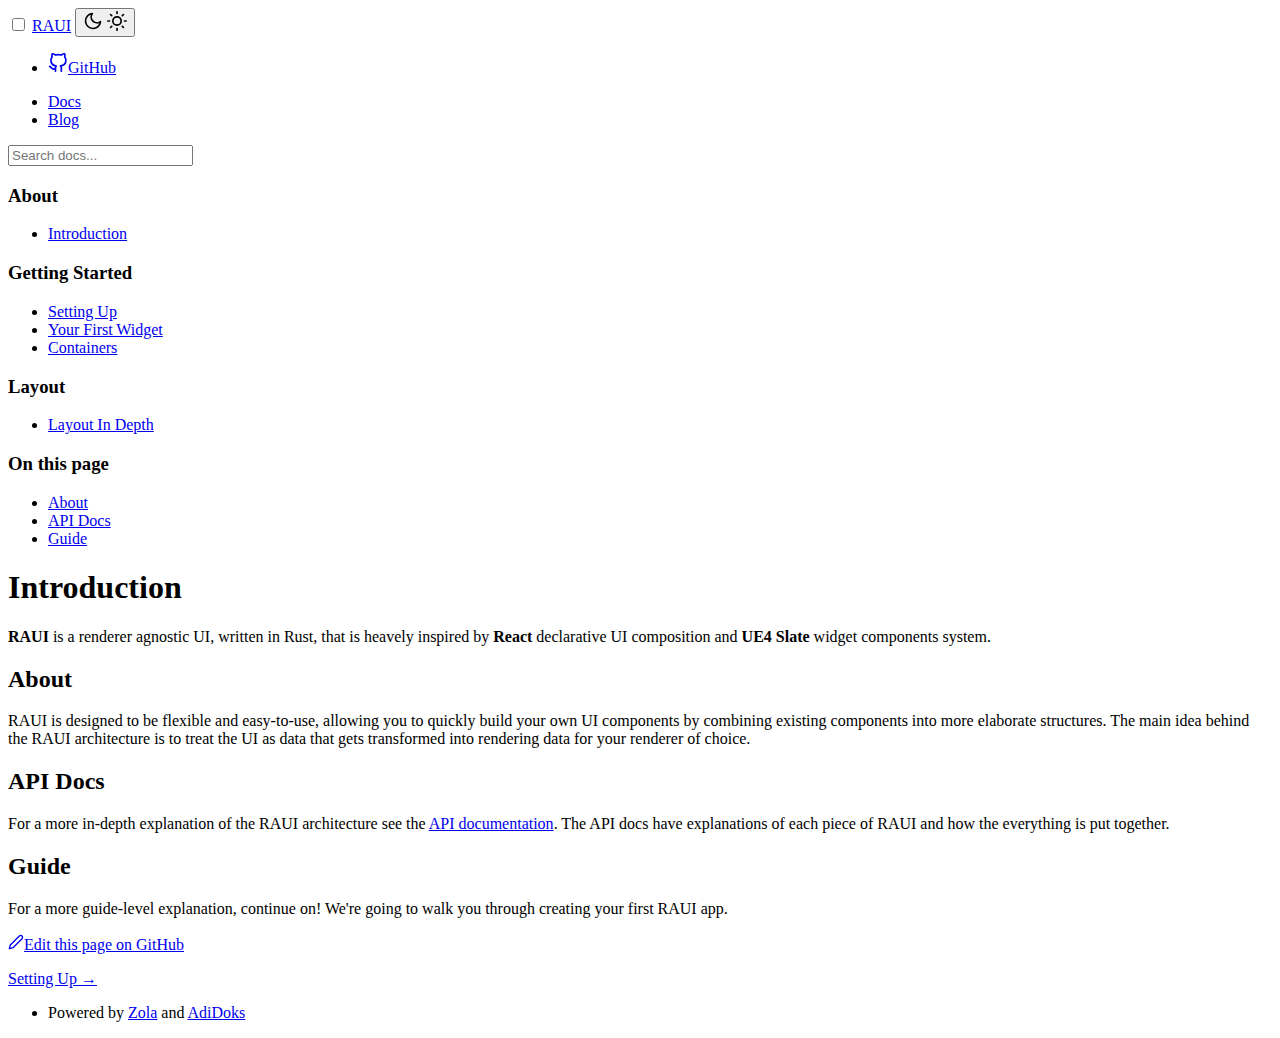
<file: docs/about/introduction/index.html>
<!DOCTYPE html>
<html lang="en-US">
<head>
<meta charset="utf-8">
<meta http-equiv="x-ua-compatible" content="ie=edge">
<meta name="viewport" content="width=device-width, initial-scale=1, shrink-to-fit=no">

  <link rel="preload" as="font" href="https://RAUI-labs.github.io/raui/fonts/vendor/jost/jost-v4-latin-regular.woff2" type="font/woff2" crossorigin>
  <link rel="preload" as="font" href="https://RAUI-labs.github.io/raui/fonts/vendor/jost/jost-v4-latin-700.woff2"  type="font/woff2" crossorigin>


<link rel="stylesheet" href="https://RAUI-labs.github.io/raui/main.css">



  
  
    
  

  
  
    
    
  
  
  
    
  
  
  
  
    
  
  
  


  <meta name="robots" content="index, follow">
  <meta name="googlebot" content="index, follow, max-snippet:-1, max-image-preview:large, max-video-preview:-1">
  <meta name="bingbot" content="index, follow, max-snippet:-1, max-image-preview:large, max-video-preview:-1">


	


	

<title>Introduction | RAUI</title>
<meta name="description" content="Renderer Agnostic User Interface written in Rust">
<link rel="canonical" href="https://RAUI-labs.github.io/raui/docs/about/introduction/">






  





<script type="application/ld+json">
  {
    "@context": "http://schema.org",
    "@type": "BreadcrumbList",
    
      
      
        
        
        
        
        
        
        
        
          {
            "@type": "ListItem",
            "position":  1 ,
            "name": "Home",
            "item": "https://RAUI-labs.github.io/raui/"
          },
          
          
          {
            "@type": "ListItem",
            "position":  2 ,
            "name": "Docs",
            "item": "https://RAUI-labs.github.io/raui/docs/"
          },
        
      
        
        
        
        
        
        
        
        
          
          
          {
            "@type": "ListItem",
            "position":  3 ,
            "name": "About",
            "item": "https://RAUI-labs.github.io/raui/docs/about/"
          },
        
      
        
        
        
        
        
        
        
        
          
          
          {
            "@type": "ListItem",
            "position":  4 ,
            "name": "Introduction",
            "item": "https://RAUI-labs.github.io/raui/docs/about/introduction/"
          },
        
      
    
  }
</script>




  <meta name="theme-color" content="#fff">
  <link rel="apple-touch-icon" sizes="180x180" href="https://RAUI-labs.github.io/raui/apple-touch-icon.png">
  <link rel="icon" type="image/png" sizes="32x32" href="https://RAUI-labs.github.io/raui/favicon-32x32.png">
  <link rel="icon" type="image/png" sizes="16x16" href="https://RAUI-labs.github.io/raui/favicon-16x16.png">
  


  

</head>

  

<body class="docs single">
  
  
  
  
<div class="header-bar fixed-top"></div>
<header class="navbar fixed-top navbar-expand-md navbar-light">
	<div class="container">
		<input class="menu-btn order-0" type="checkbox" id="menu-btn">
		<label class="menu-icon d-md-none" for="menu-btn"><span class="navicon"></span></label>
		<a class="navbar-brand order-1 order-md-0 me-auto" href="https://RAUI-labs.github.io/raui">RAUI</a>
		<button id="mode" class="btn btn-link order-2 order-md-4" type="button" aria-label="Toggle mode">
			<span class="toggle-dark"><svg xmlns="http://www.w3.org/2000/svg" width="20" height="20" viewBox="0 0 24 24" fill="none" stroke="currentColor" stroke-width="2" stroke-linecap="round" stroke-linejoin="round" class="feather feather-moon"><path d="M21 12.79A9 9 0 1 1 11.21 3 7 7 0 0 0 21 12.79z"></path></svg></span>
			<span class="toggle-light"><svg xmlns="http://www.w3.org/2000/svg" width="20" height="20" viewBox="0 0 24 24" fill="none" stroke="currentColor" stroke-width="2" stroke-linecap="round" stroke-linejoin="round" class="feather feather-sun"><circle cx="12" cy="12" r="5"></circle><line x1="12" y1="1" x2="12" y2="3"></line><line x1="12" y1="21" x2="12" y2="23"></line><line x1="4.22" y1="4.22" x2="5.64" y2="5.64"></line><line x1="18.36" y1="18.36" x2="19.78" y2="19.78"></line><line x1="1" y1="12" x2="3" y2="12"></line><line x1="21" y1="12" x2="23" y2="12"></line><line x1="4.22" y1="19.78" x2="5.64" y2="18.36"></line><line x1="18.36" y1="5.64" x2="19.78" y2="4.22"></line></svg></span>
		</button>
		<ul class="navbar-nav fork-me order-3 order-md-5">
			
				
					<li class="nav-item">
						<a class="nav-link" href="https://github.com/RAUI-labs/raui"><svg xmlns="http://www.w3.org/2000/svg" width="20" height="20" viewBox="0 0 24 24" fill="none" stroke="currentColor" stroke-width="2" stroke-linecap="round" stroke-linejoin="round" class="feather feather-github"><path d="M9 19c-5 1.5-5-2.5-7-3m14 6v-3.87a3.37 3.37 0 0 0-.94-2.61c3.14-.35 6.44-1.54 6.44-7A5.44 5.44 0 0 0 20 4.77 5.07 5.07 0 0 0 19.91 1S18.73.65 16 2.48a13.38 13.38 0 0 0-7 0C6.27.65 5.09 1 5.09 1A5.07 5.07 0 0 0 5 4.77a5.44 5.44 0 0 0-1.5 3.78c0 5.42 3.3 6.61 6.44 7A3.37 3.37 0 0 0 9 18.13V22"></path></svg><span class="ms-2 visually-hidden">GitHub</span></a>
					</li>
				
			
		</ul>
		<div class="collapse navbar-collapse order-4 order-md-1">
			<ul class="navbar-nav main-nav me-auto order-5 order-md-2">
				
					
						<li class="nav-item docs active">
							<a class="nav-link" href="https://RAUI-labs.github.io/raui/docs/about/introduction/">Docs</a>
						</li>
					
						<li class="nav-item">
							<a class="nav-link" href="https://RAUI-labs.github.io/raui/blog/">Blog</a>
						</li>
					
				
			</ul>
			<div class="break order-6 d-md-none"></div>
			
				<form class="navbar-form flex-grow-1 order-7 order-md-3">
					<input id="userinput" class="form-control is-search" type="search" placeholder="Search docs..."
						aria-label="Search docs..." autocomplete="off">
					<div id="suggestions" class="shadow bg-white rounded"></div>
				</form>
			
		</div>
	</div>
</header>



  
<div class="wrap container" role="document">
  <div class="content">
    <div class="row flex-xl-nowrap">
	  
<div class="col-lg-3 col-xl-2 docs-sidebar">
	<nav class="docs-links" aria-label="Main navigation">
			
			
			
			
					
					
					
							<h3>About</h3>
							<ul class="list-unstyled">
							                           
									<li><a class="docs-link active" href="https://RAUI-labs.github.io/raui/docs/about/introduction/">Introduction</a></li>
							
					</ul>
					
					
					
					
							<h3>Getting Started</h3>
							<ul class="list-unstyled">
							                           
									<li><a class="docs-link" href="https://RAUI-labs.github.io/raui/docs/getting-started/setting-up/">Setting Up</a></li>
							                           
									<li><a class="docs-link" href="https://RAUI-labs.github.io/raui/docs/getting-started/your-first-widget/">Your First Widget</a></li>
							                           
									<li><a class="docs-link" href="https://RAUI-labs.github.io/raui/docs/getting-started/containers/">Containers</a></li>
							
					</ul>
					
					
					
					
							<h3>Layout</h3>
							<ul class="list-unstyled">
							                           
									<li><a class="docs-link" href="https://RAUI-labs.github.io/raui/docs/layout/layout-in-depth/">Layout In Depth</a></li>
							
					</ul>
					
					
			
	</nav>
</div>

	  
  
  <nav class="docs-toc d-none d-xl-block col-xl-2" aria-label="Secondary navigation">
  	<div class="page-links">
  			<h3>On this page</h3>
  			<nav id="TableOfContents">
  					<ul>
  							
  							<li><a href="https://RAUI-labs.github.io/raui/docs/about/introduction/#about">About</a></li>
  							
  							
  							<li><a href="https://RAUI-labs.github.io/raui/docs/about/introduction/#api-docs">API Docs</a></li>
  							
  							
  							<li><a href="https://RAUI-labs.github.io/raui/docs/about/introduction/#guide">Guide</a></li>
  							
  							
  					</ul>
  			</nav>
  	</div>
  </nav>
  

      <main class="docs-content col-lg-13 col-xl-12">
        <h1>Introduction</h1>
        <p class="lead"><b>RAUI</b> is a renderer agnostic UI, written in Rust, that is heavely inspired by <b>React</b> declarative UI composition and <b>UE4 Slate</b> widget components system.</p>
        <h2 id="about">About</h2>
<p>RAUI is designed to be flexible and easy-to-use, allowing you to quickly build your own UI components by combining existing components into more elaborate structures. The main idea behind the RAUI architecture is to treat the UI as data that gets transformed into rendering data for your renderer of choice.</p>
<h2 id="api-docs">API Docs</h2>
<p>For a more in-depth explanation of the RAUI architecture see the <a href="https://docs.rs/raui">API documentation</a>. The API docs have explanations of each piece of RAUI and how the everything is put together.</p>
<h2 id="guide">Guide</h2>
<p>For a more guide-level explanation, continue on! We're going to walk you through creating your first RAUI app.</p>

        
          
<p class="edit-page"><a href="https:&#x2F;&#x2F;github.com&#x2F;RAUI-labs&#x2F;raui/blob/next/content&#x2F;docs&#x2F;about&#x2F;introduction.md"><svg xmlns="http://www.w3.org/2000/svg" width="16" height="16" viewBox="0 0 24 24" fill="none" stroke="currentColor" stroke-width="2" stroke-linecap="round" stroke-linejoin="round" class="feather feather-edit-2"><path d="M17 3a2.828 2.828 0 1 1 4 4L7.5 20.5 2 22l1.5-5.5L17 3z"></path></svg>Edit this page on GitHub</a></p>

        
        
<div class="docs-navigation d-flex justify-content-between">
  
  
  
  
  
    
    
    
    
      
    
  

  
  
  
  
  
    
    
    
      
      
        
      
    
      
      
        
          
          
          <a class="ms-auto" href="https:&#x2F;&#x2F;RAUI-labs.github.io&#x2F;raui&#x2F;docs&#x2F;getting-started&#x2F;setting-up&#x2F;">
            <div class="card my-1">
              <div class="card-body py-2">
                Setting Up &rarr;
              </div>
            </div>
          </a>
          
          
          
        
      
    
      
      
        
      
    
  
</div>

      </main>
    </div>
  </div>
</div>


  
    
<footer class="footer text-muted">
	<div class="container">
		<div class="row">
			<div class="col-lg-8 order-last order-lg-first">
				<ul class="list-inline">
					
						<li class="list-inline-item">Powered by <a href="https://www.getzola.org/">Zola</a> and <a href="https://github.com/aaranxu/adidoks">AdiDoks</a></li>
					
				</ul>
			</div>
			<div class="col-lg-8 order-first order-lg-last text-lg-end">
				<ul class="list-inline">
					
				</ul>
			</div>
		</div>
	</div>
</footer>

  

  
<script src="https://RAUI-labs.github.io/raui/js/main.js" defer></script>

  <script src="https://RAUI-labs.github.io/raui/plugins/elasticlunr.min.js" defer></script>
  <script src="https://RAUI-labs.github.io/raui/search_index.en.js" defer></script>
  <script src="https://RAUI-labs.github.io/raui/js/search.js" defer></script>

  
</body>
</html>
</file>
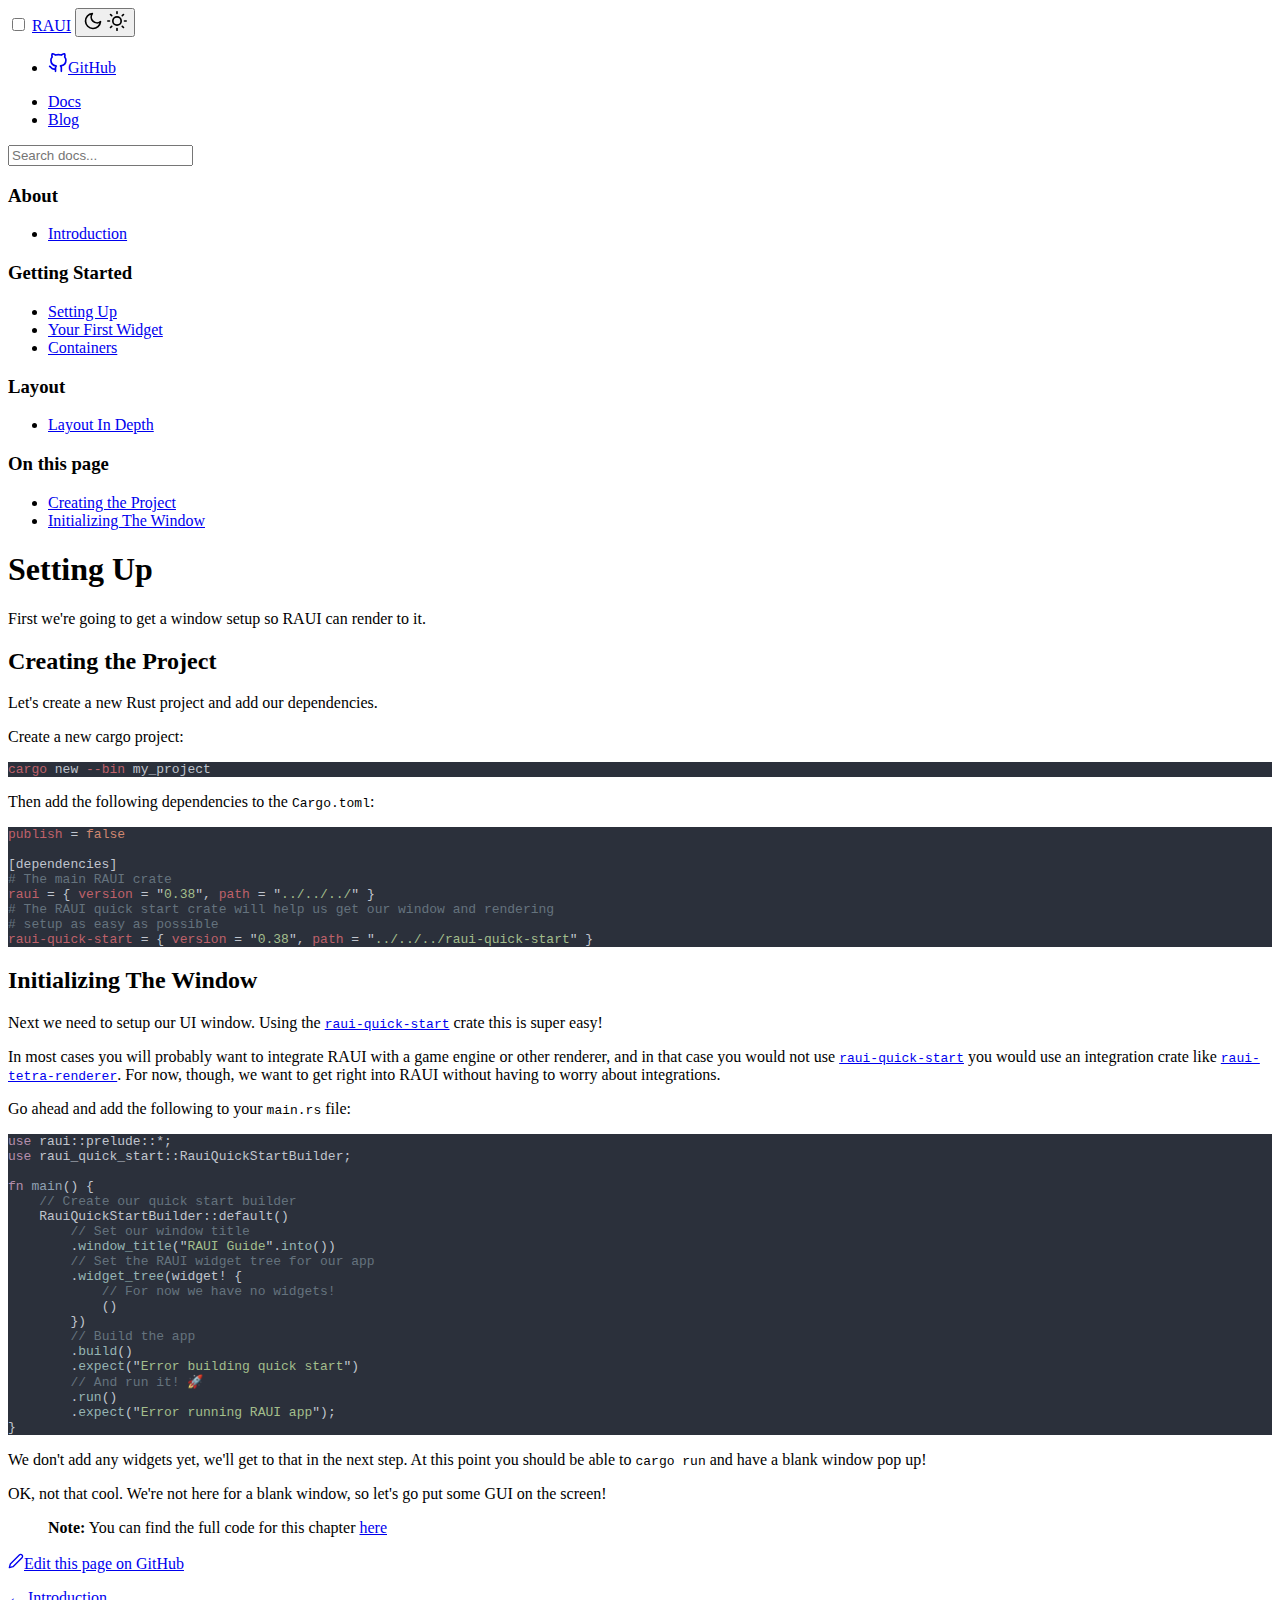
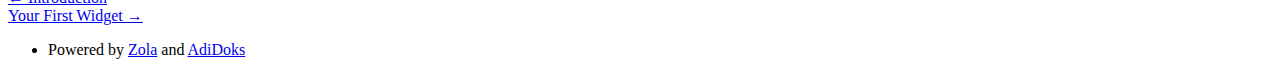
<file: docs/getting-started/setting-up/index.html>
<!DOCTYPE html>
<html lang="en-US">
<head>
<meta charset="utf-8">
<meta http-equiv="x-ua-compatible" content="ie=edge">
<meta name="viewport" content="width=device-width, initial-scale=1, shrink-to-fit=no">

  <link rel="preload" as="font" href="https://RAUI-labs.github.io/raui/fonts/vendor/jost/jost-v4-latin-regular.woff2" type="font/woff2" crossorigin>
  <link rel="preload" as="font" href="https://RAUI-labs.github.io/raui/fonts/vendor/jost/jost-v4-latin-700.woff2"  type="font/woff2" crossorigin>


<link rel="stylesheet" href="https://RAUI-labs.github.io/raui/main.css">



  
  
    
  

  
  
    
    
  
  
  
    
  
  
  
  
    
  
  
  


  <meta name="robots" content="index, follow">
  <meta name="googlebot" content="index, follow, max-snippet:-1, max-image-preview:large, max-video-preview:-1">
  <meta name="bingbot" content="index, follow, max-snippet:-1, max-image-preview:large, max-video-preview:-1">


	


	

<title>Setting Up | RAUI</title>
<meta name="description" content="Learn how to get a window setup so RAUI can render to it.">
<link rel="canonical" href="https://RAUI-labs.github.io/raui/docs/getting-started/setting-up/">






  





<script type="application/ld+json">
  {
    "@context": "http://schema.org",
    "@type": "BreadcrumbList",
    
      
      
        
        
        
        
        
        
        
        
          {
            "@type": "ListItem",
            "position":  1 ,
            "name": "Home",
            "item": "https://RAUI-labs.github.io/raui/"
          },
          
          
          {
            "@type": "ListItem",
            "position":  2 ,
            "name": "Docs",
            "item": "https://RAUI-labs.github.io/raui/docs/"
          },
        
      
        
        
        
        
        
        
        
        
        
        
        
          
          
          {
            "@type": "ListItem",
            "position":  3 ,
            "name": "Getting Started",
            "item": "https://RAUI-labs.github.io/raui/docs/getting-started/"
          },
        
      
        
        
        
        
        
        
        
        
        
        
        
          
          
          {
            "@type": "ListItem",
            "position":  4 ,
            "name": "Setting Up",
            "item": "https://RAUI-labs.github.io/raui/docs/getting-started/setting-up/"
          },
        
      
    
  }
</script>




  <meta name="theme-color" content="#fff">
  <link rel="apple-touch-icon" sizes="180x180" href="https://RAUI-labs.github.io/raui/apple-touch-icon.png">
  <link rel="icon" type="image/png" sizes="32x32" href="https://RAUI-labs.github.io/raui/favicon-32x32.png">
  <link rel="icon" type="image/png" sizes="16x16" href="https://RAUI-labs.github.io/raui/favicon-16x16.png">
  


  

</head>

  

<body class="docs single">
  
  
  
  
<div class="header-bar fixed-top"></div>
<header class="navbar fixed-top navbar-expand-md navbar-light">
	<div class="container">
		<input class="menu-btn order-0" type="checkbox" id="menu-btn">
		<label class="menu-icon d-md-none" for="menu-btn"><span class="navicon"></span></label>
		<a class="navbar-brand order-1 order-md-0 me-auto" href="https://RAUI-labs.github.io/raui">RAUI</a>
		<button id="mode" class="btn btn-link order-2 order-md-4" type="button" aria-label="Toggle mode">
			<span class="toggle-dark"><svg xmlns="http://www.w3.org/2000/svg" width="20" height="20" viewBox="0 0 24 24" fill="none" stroke="currentColor" stroke-width="2" stroke-linecap="round" stroke-linejoin="round" class="feather feather-moon"><path d="M21 12.79A9 9 0 1 1 11.21 3 7 7 0 0 0 21 12.79z"></path></svg></span>
			<span class="toggle-light"><svg xmlns="http://www.w3.org/2000/svg" width="20" height="20" viewBox="0 0 24 24" fill="none" stroke="currentColor" stroke-width="2" stroke-linecap="round" stroke-linejoin="round" class="feather feather-sun"><circle cx="12" cy="12" r="5"></circle><line x1="12" y1="1" x2="12" y2="3"></line><line x1="12" y1="21" x2="12" y2="23"></line><line x1="4.22" y1="4.22" x2="5.64" y2="5.64"></line><line x1="18.36" y1="18.36" x2="19.78" y2="19.78"></line><line x1="1" y1="12" x2="3" y2="12"></line><line x1="21" y1="12" x2="23" y2="12"></line><line x1="4.22" y1="19.78" x2="5.64" y2="18.36"></line><line x1="18.36" y1="5.64" x2="19.78" y2="4.22"></line></svg></span>
		</button>
		<ul class="navbar-nav fork-me order-3 order-md-5">
			
				
					<li class="nav-item">
						<a class="nav-link" href="https://github.com/RAUI-labs/raui"><svg xmlns="http://www.w3.org/2000/svg" width="20" height="20" viewBox="0 0 24 24" fill="none" stroke="currentColor" stroke-width="2" stroke-linecap="round" stroke-linejoin="round" class="feather feather-github"><path d="M9 19c-5 1.5-5-2.5-7-3m14 6v-3.87a3.37 3.37 0 0 0-.94-2.61c3.14-.35 6.44-1.54 6.44-7A5.44 5.44 0 0 0 20 4.77 5.07 5.07 0 0 0 19.91 1S18.73.65 16 2.48a13.38 13.38 0 0 0-7 0C6.27.65 5.09 1 5.09 1A5.07 5.07 0 0 0 5 4.77a5.44 5.44 0 0 0-1.5 3.78c0 5.42 3.3 6.61 6.44 7A3.37 3.37 0 0 0 9 18.13V22"></path></svg><span class="ms-2 visually-hidden">GitHub</span></a>
					</li>
				
			
		</ul>
		<div class="collapse navbar-collapse order-4 order-md-1">
			<ul class="navbar-nav main-nav me-auto order-5 order-md-2">
				
					
						<li class="nav-item docs active">
							<a class="nav-link" href="https://RAUI-labs.github.io/raui/docs/about/introduction/">Docs</a>
						</li>
					
						<li class="nav-item">
							<a class="nav-link" href="https://RAUI-labs.github.io/raui/blog/">Blog</a>
						</li>
					
				
			</ul>
			<div class="break order-6 d-md-none"></div>
			
				<form class="navbar-form flex-grow-1 order-7 order-md-3">
					<input id="userinput" class="form-control is-search" type="search" placeholder="Search docs..."
						aria-label="Search docs..." autocomplete="off">
					<div id="suggestions" class="shadow bg-white rounded"></div>
				</form>
			
		</div>
	</div>
</header>



  
<div class="wrap container" role="document">
  <div class="content">
    <div class="row flex-xl-nowrap">
	  
<div class="col-lg-3 col-xl-2 docs-sidebar">
	<nav class="docs-links" aria-label="Main navigation">
			
			
			
			
					
					
					
							<h3>About</h3>
							<ul class="list-unstyled">
							                           
									<li><a class="docs-link" href="https://RAUI-labs.github.io/raui/docs/about/introduction/">Introduction</a></li>
							
					</ul>
					
					
					
					
							<h3>Getting Started</h3>
							<ul class="list-unstyled">
							                           
									<li><a class="docs-link active" href="https://RAUI-labs.github.io/raui/docs/getting-started/setting-up/">Setting Up</a></li>
							                           
									<li><a class="docs-link" href="https://RAUI-labs.github.io/raui/docs/getting-started/your-first-widget/">Your First Widget</a></li>
							                           
									<li><a class="docs-link" href="https://RAUI-labs.github.io/raui/docs/getting-started/containers/">Containers</a></li>
							
					</ul>
					
					
					
					
							<h3>Layout</h3>
							<ul class="list-unstyled">
							                           
									<li><a class="docs-link" href="https://RAUI-labs.github.io/raui/docs/layout/layout-in-depth/">Layout In Depth</a></li>
							
					</ul>
					
					
			
	</nav>
</div>

	  
  
  <nav class="docs-toc d-none d-xl-block col-xl-2" aria-label="Secondary navigation">
  	<div class="page-links">
  			<h3>On this page</h3>
  			<nav id="TableOfContents">
  					<ul>
  							
  							<li><a href="https://RAUI-labs.github.io/raui/docs/getting-started/setting-up/#creating-the-project">Creating the Project</a></li>
  							
  							
  							<li><a href="https://RAUI-labs.github.io/raui/docs/getting-started/setting-up/#initializing-the-window">Initializing The Window</a></li>
  							
  							
  					</ul>
  			</nav>
  	</div>
  </nav>
  

      <main class="docs-content col-lg-13 col-xl-12">
        <h1>Setting Up</h1>
        <p class="lead">First we're going to get a window setup so RAUI can render to it.</p>
        <h2 id="creating-the-project">Creating the Project</h2>
<p>Let's create a new Rust project and add our dependencies.</p>
<p>Create a new cargo project:</p>
<pre style="background-color:#2b303b;">
<code class="language-bash" data-lang="bash"><span style="color:#bf616a;">cargo</span><span style="color:#c0c5ce;"> new</span><span style="color:#bf616a;"> --bin</span><span style="color:#c0c5ce;"> my_project
</span></code></pre>
<p>Then add the following dependencies to the <code>Cargo.toml</code>:</p>
<pre style="background-color:#2b303b;">
<code class="language-toml" data-lang="toml"><span style="color:#bf616a;">publish </span><span style="color:#c0c5ce;">= </span><span style="color:#d08770;">false

</span><span style="color:#c0c5ce;">[dependencies]
</span><span style="color:#65737e;"># The main RAUI crate
</span><span style="color:#bf616a;">raui </span><span style="color:#c0c5ce;">= { </span><span style="color:#bf616a;">version </span><span style="color:#c0c5ce;">= &quot;</span><span style="color:#a3be8c;">0.38</span><span style="color:#c0c5ce;">&quot;, </span><span style="color:#bf616a;">path </span><span style="color:#c0c5ce;">= &quot;</span><span style="color:#a3be8c;">../../../</span><span style="color:#c0c5ce;">&quot; }
</span><span style="color:#65737e;"># The RAUI quick start crate will help us get our window and rendering
# setup as easy as possible
</span><span style="color:#bf616a;">raui-quick-start </span><span style="color:#c0c5ce;">= { </span><span style="color:#bf616a;">version </span><span style="color:#c0c5ce;">= &quot;</span><span style="color:#a3be8c;">0.38</span><span style="color:#c0c5ce;">&quot;, </span><span style="color:#bf616a;">path </span><span style="color:#c0c5ce;">= &quot;</span><span style="color:#a3be8c;">../../../raui-quick-start</span><span style="color:#c0c5ce;">&quot; }
</span></code></pre><h2 id="initializing-the-window">Initializing The Window</h2>
<p>Next we need to setup our UI window. Using the <a href="https://docs.rs/raui-quick-start"><code>raui-quick-start</code></a> crate this is super easy!</p>
<p>In most cases you will probably want to integrate RAUI with a game engine or other renderer, and in that case you would not use <a href="https://docs.rs/raui-quick-start"><code>raui-quick-start</code></a> you would use an integration crate like <a href="https://docs.rs/raui-tetra-renderer"><code>raui-tetra-renderer</code></a>. For now, though, we want to get right into RAUI without having to worry about integrations.</p>
<p>Go ahead and add the following to your <code>main.rs</code> file:</p>
<pre style="background-color:#2b303b;">
<code class="language-rust" data-lang="rust"><span style="color:#b48ead;">use </span><span style="color:#c0c5ce;">raui::prelude::*;
</span><span style="color:#b48ead;">use </span><span style="color:#c0c5ce;">raui_quick_start::RauiQuickStartBuilder;

</span><span style="color:#b48ead;">fn </span><span style="color:#8fa1b3;">main</span><span style="color:#c0c5ce;">() {
    </span><span style="color:#65737e;">// Create our quick start builder
    </span><span style="color:#c0c5ce;">RauiQuickStartBuilder::default()
        </span><span style="color:#65737e;">// Set our window title
        </span><span style="color:#c0c5ce;">.</span><span style="color:#96b5b4;">window_title</span><span style="color:#c0c5ce;">(&quot;</span><span style="color:#a3be8c;">RAUI Guide</span><span style="color:#c0c5ce;">&quot;.</span><span style="color:#96b5b4;">into</span><span style="color:#c0c5ce;">())
        </span><span style="color:#65737e;">// Set the RAUI widget tree for our app
        </span><span style="color:#c0c5ce;">.</span><span style="color:#96b5b4;">widget_tree</span><span style="color:#c0c5ce;">(widget! {
            </span><span style="color:#65737e;">// For now we have no widgets!
            </span><span style="color:#c0c5ce;">()
        })
        </span><span style="color:#65737e;">// Build the app
        </span><span style="color:#c0c5ce;">.</span><span style="color:#96b5b4;">build</span><span style="color:#c0c5ce;">()
        .</span><span style="color:#96b5b4;">expect</span><span style="color:#c0c5ce;">(&quot;</span><span style="color:#a3be8c;">Error building quick start</span><span style="color:#c0c5ce;">&quot;)
        </span><span style="color:#65737e;">// And run it! 🚀
        </span><span style="color:#c0c5ce;">.</span><span style="color:#96b5b4;">run</span><span style="color:#c0c5ce;">()
        .</span><span style="color:#96b5b4;">expect</span><span style="color:#c0c5ce;">(&quot;</span><span style="color:#a3be8c;">Error running RAUI app</span><span style="color:#c0c5ce;">&quot;);
}
</span></code></pre>
<p>We don't add any widgets yet, we'll get to that in the next step. At this point you should be able to <code>cargo run</code> and have a blank window pop up!</p>
<p>OK, not that cool. We're not here for a blank window, so let's go put some GUI on the screen!</p>
<blockquote>
<p><strong>Note:</strong> You can find the full code for this chapter <a href="https://github.com/RAUI-labs/raui/tree/master/site/rust/guide_01">here</a></p>
</blockquote>

        
          
<p class="edit-page"><a href="https:&#x2F;&#x2F;github.com&#x2F;RAUI-labs&#x2F;raui/blob/next/content&#x2F;docs&#x2F;getting-started&#x2F;setting-up.md"><svg xmlns="http://www.w3.org/2000/svg" width="16" height="16" viewBox="0 0 24 24" fill="none" stroke="currentColor" stroke-width="2" stroke-linecap="round" stroke-linejoin="round" class="feather feather-edit-2"><path d="M17 3a2.828 2.828 0 1 1 4 4L7.5 20.5 2 22l1.5-5.5L17 3z"></path></svg>Edit this page on GitHub</a></p>

        
        
<div class="docs-navigation d-flex justify-content-between">
  
  
  
  
  
    
    
    
    
      
        
        
          
        
      
        
        
          
        
      
        
        
          
            
              
              <a href="https:&#x2F;&#x2F;RAUI-labs.github.io&#x2F;raui&#x2F;docs&#x2F;about&#x2F;introduction&#x2F;">
                <div class="card my-1">
                  <div class="card-body py-2">
                    &larr; Introduction
                  </div>
                </div>
              </a>
            
            
            
          
        
      
    
  

  
  
  
  
  
    <a class="ms-auto" href="https:&#x2F;&#x2F;RAUI-labs.github.io&#x2F;raui&#x2F;docs&#x2F;getting-started&#x2F;your-first-widget&#x2F;">
      <div class="card my-1">
        <div class="card-body py-2">
          Your First Widget &rarr;
        </div>
      </div>
    </a>
  
</div>

      </main>
    </div>
  </div>
</div>


  
    
<footer class="footer text-muted">
	<div class="container">
		<div class="row">
			<div class="col-lg-8 order-last order-lg-first">
				<ul class="list-inline">
					
						<li class="list-inline-item">Powered by <a href="https://www.getzola.org/">Zola</a> and <a href="https://github.com/aaranxu/adidoks">AdiDoks</a></li>
					
				</ul>
			</div>
			<div class="col-lg-8 order-first order-lg-last text-lg-end">
				<ul class="list-inline">
					
				</ul>
			</div>
		</div>
	</div>
</footer>

  

  
<script src="https://RAUI-labs.github.io/raui/js/main.js" defer></script>

  <script src="https://RAUI-labs.github.io/raui/plugins/elasticlunr.min.js" defer></script>
  <script src="https://RAUI-labs.github.io/raui/search_index.en.js" defer></script>
  <script src="https://RAUI-labs.github.io/raui/js/search.js" defer></script>

  
</body>
</html>
</file>
